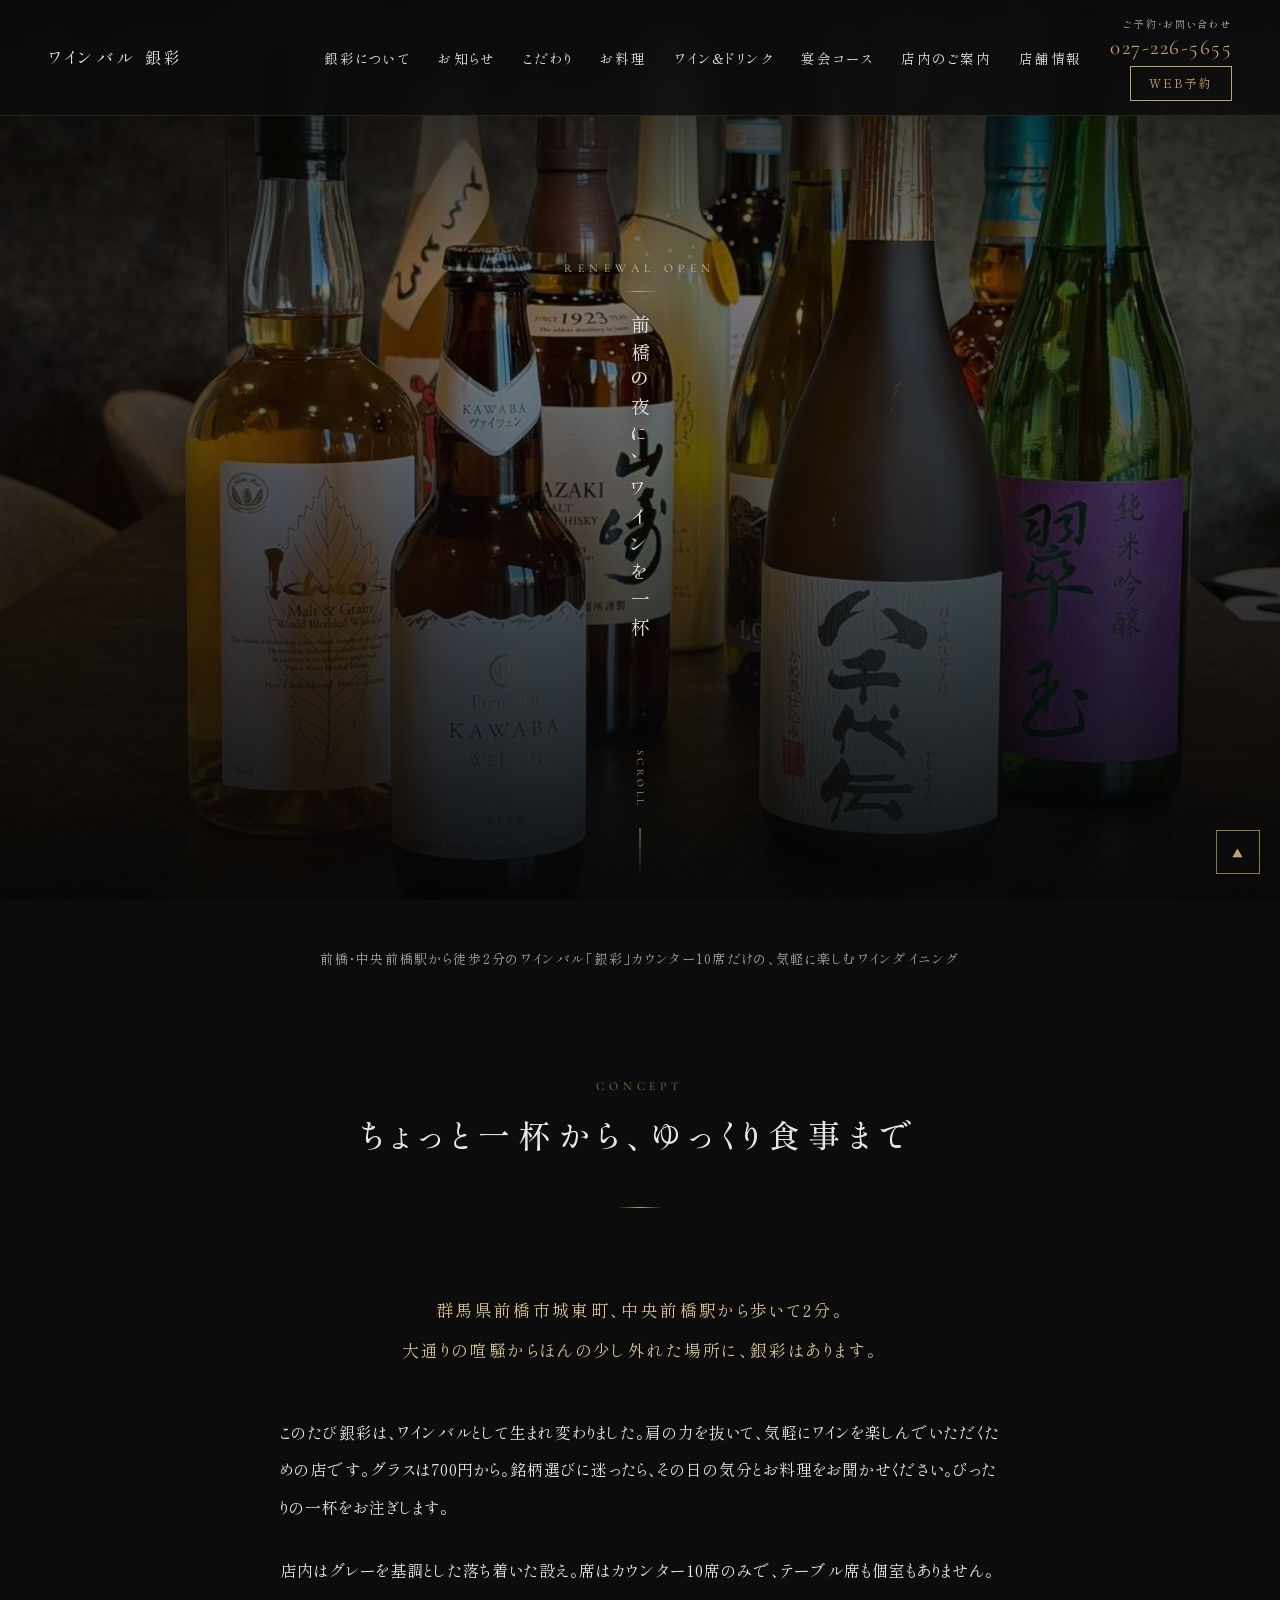
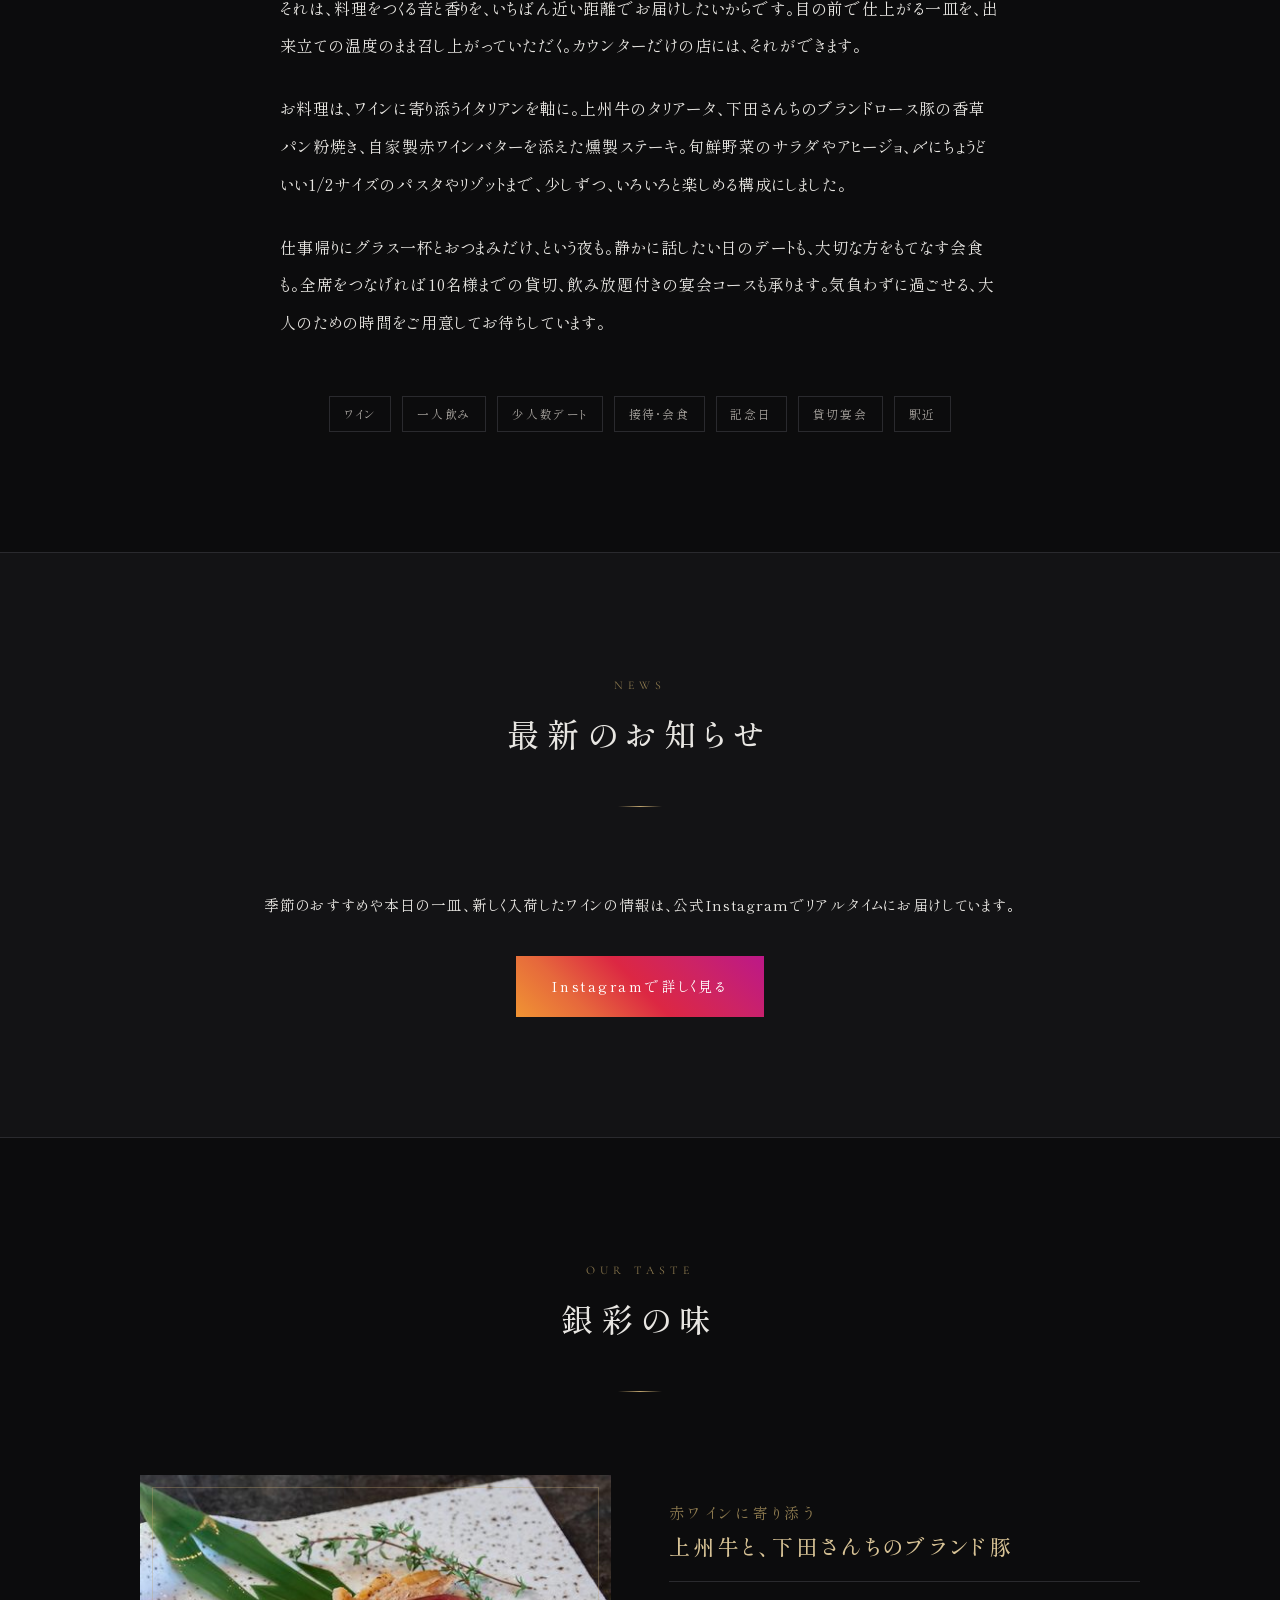
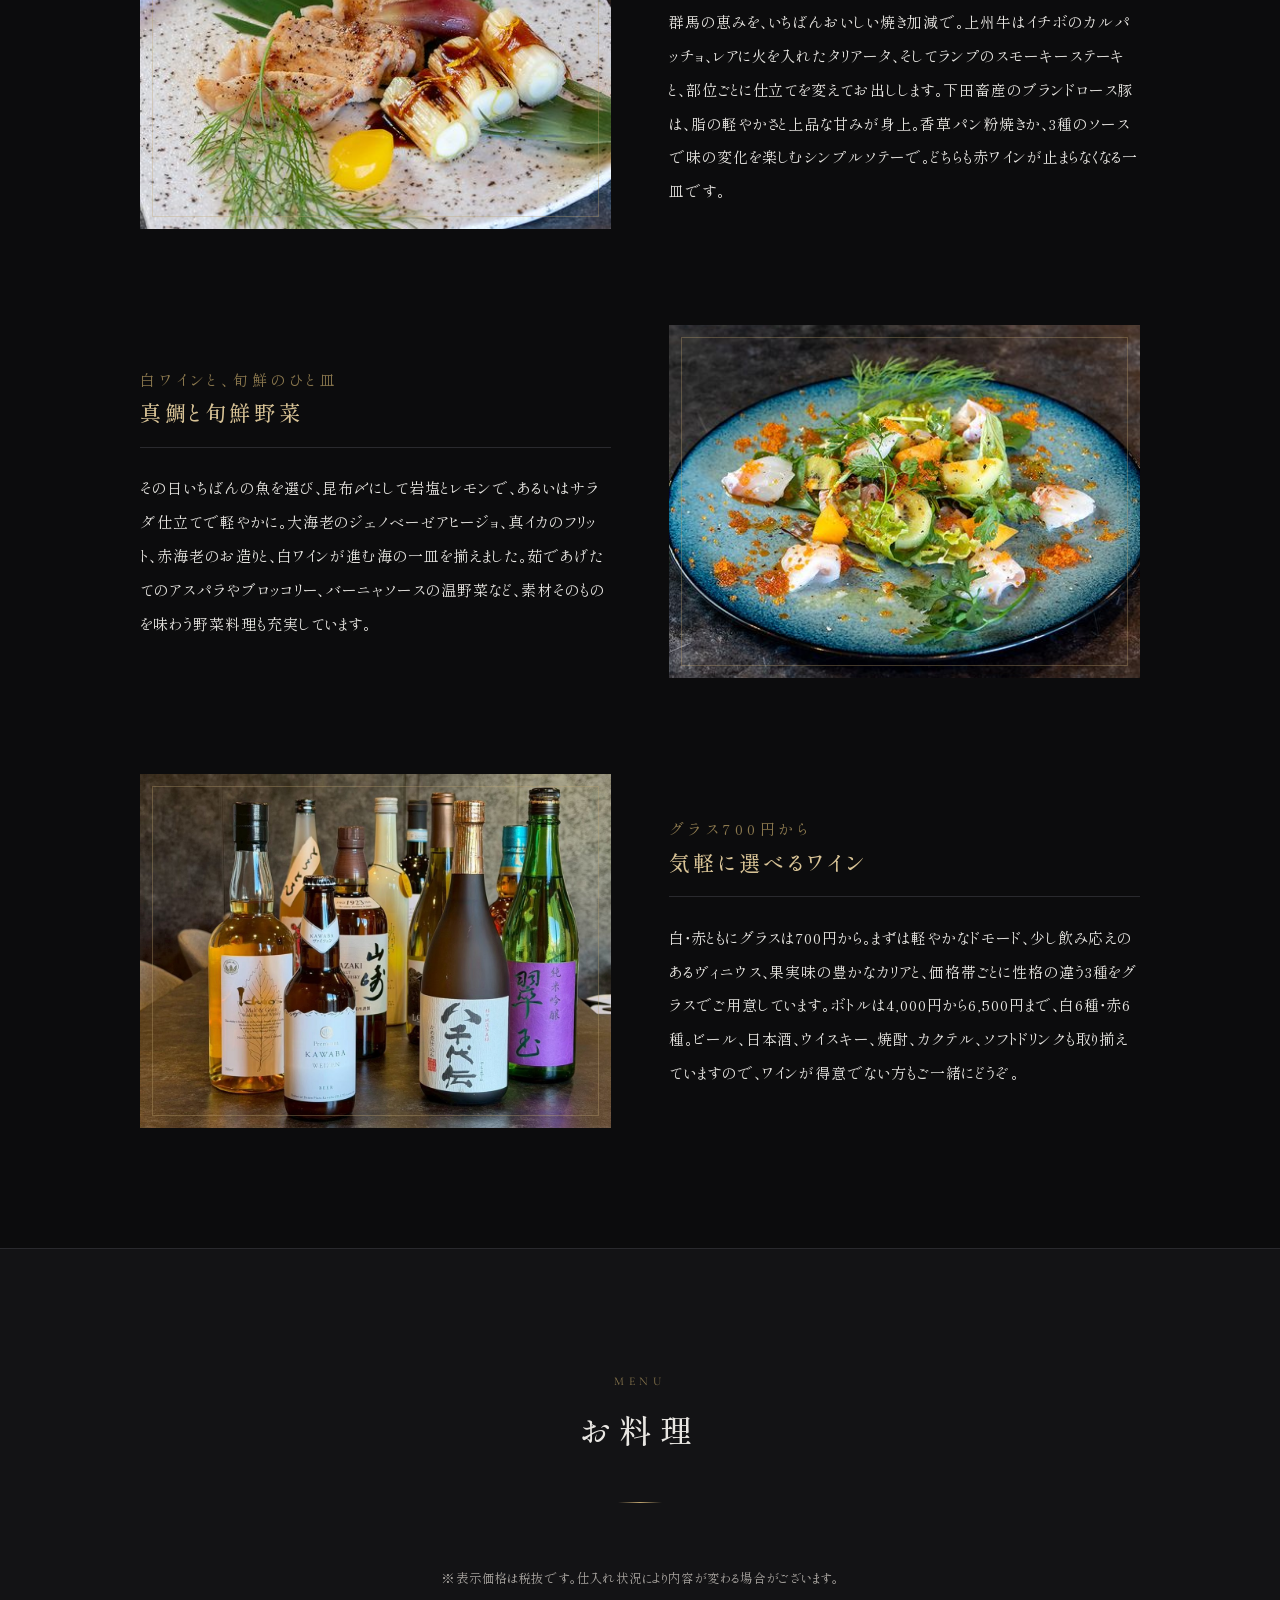
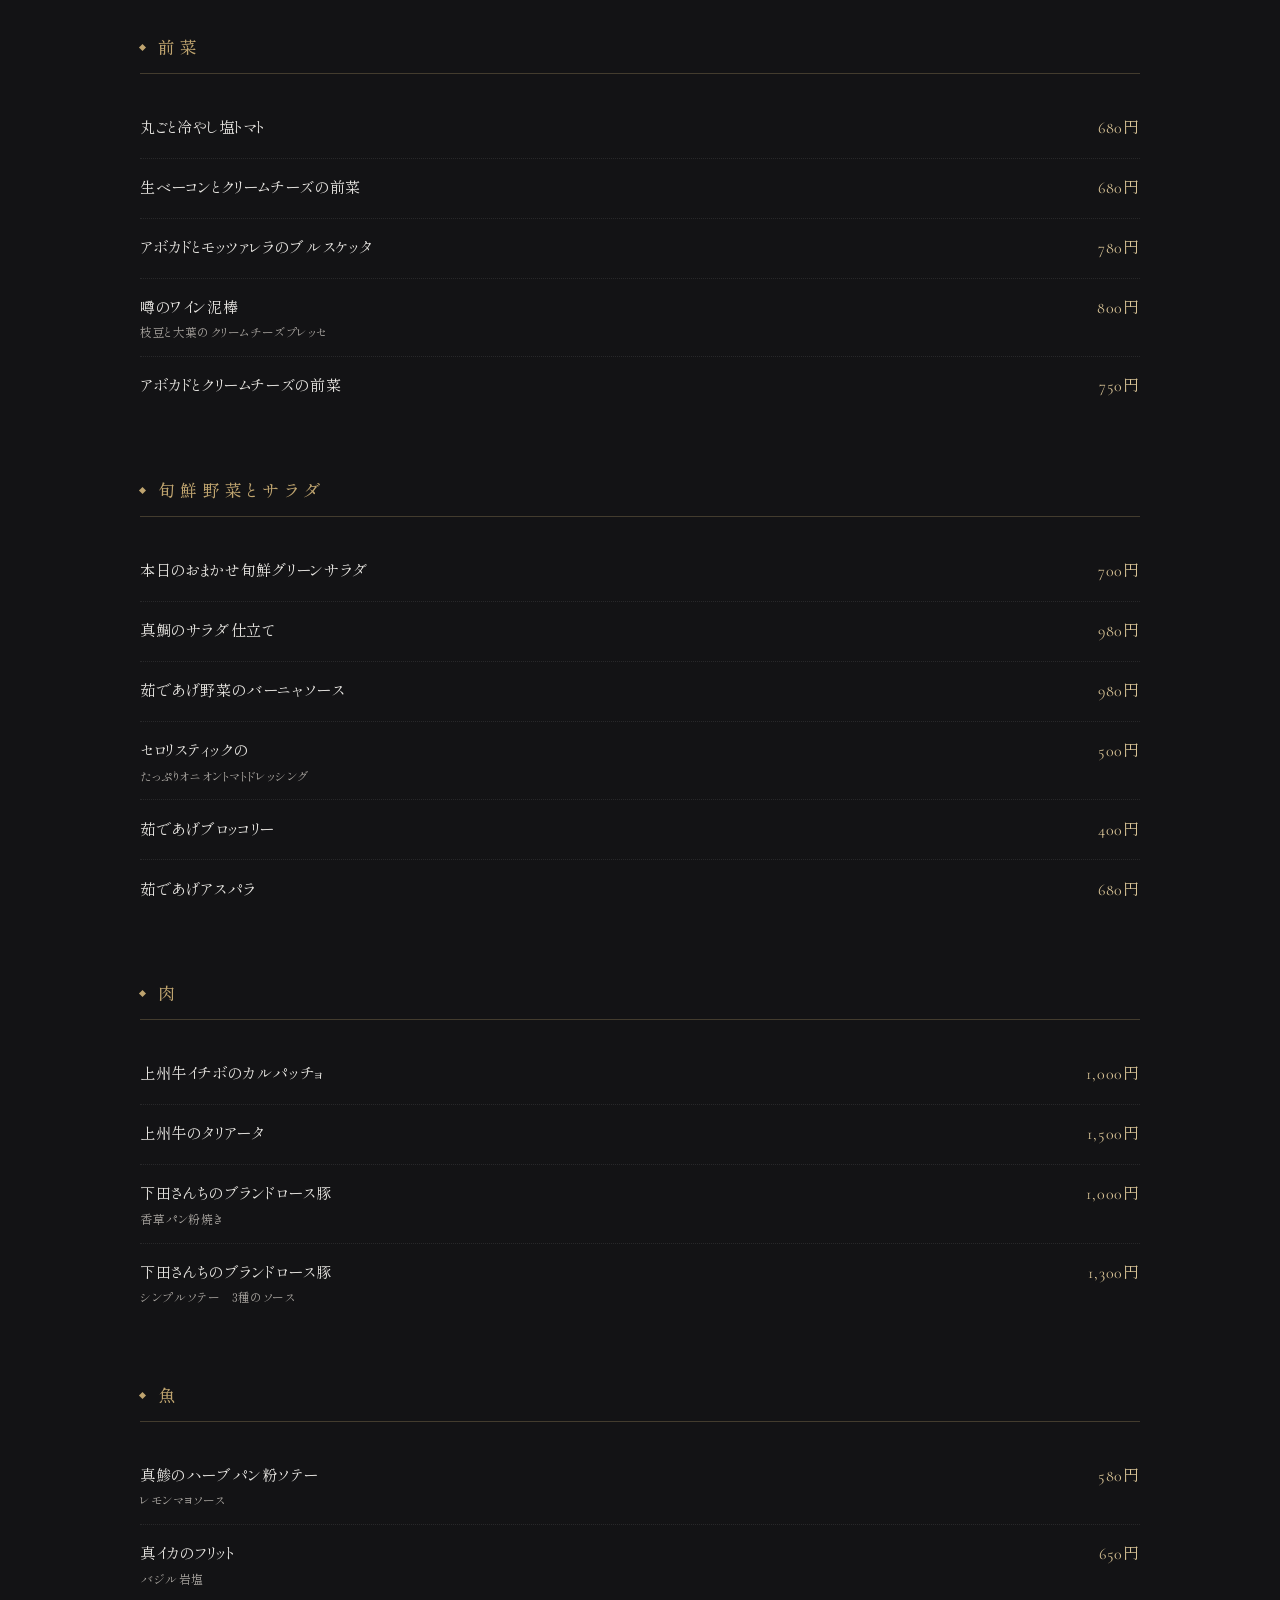
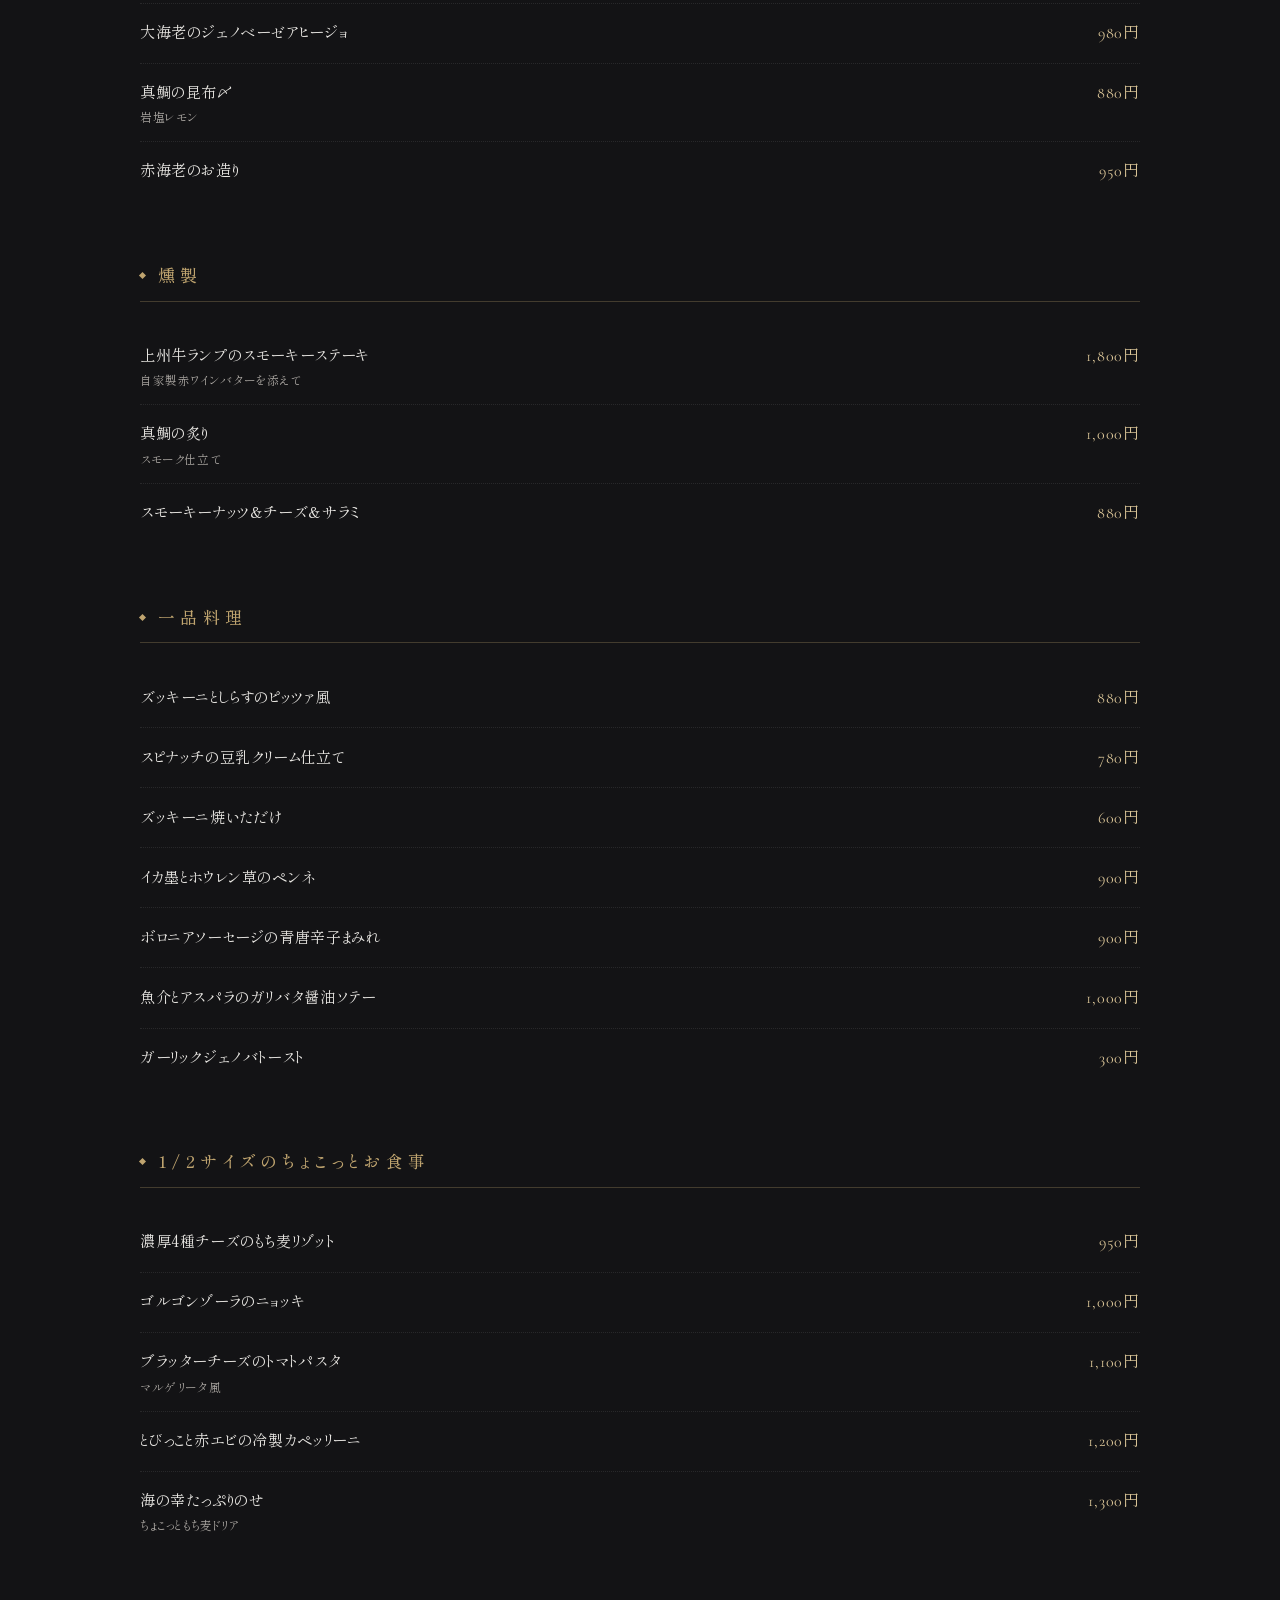
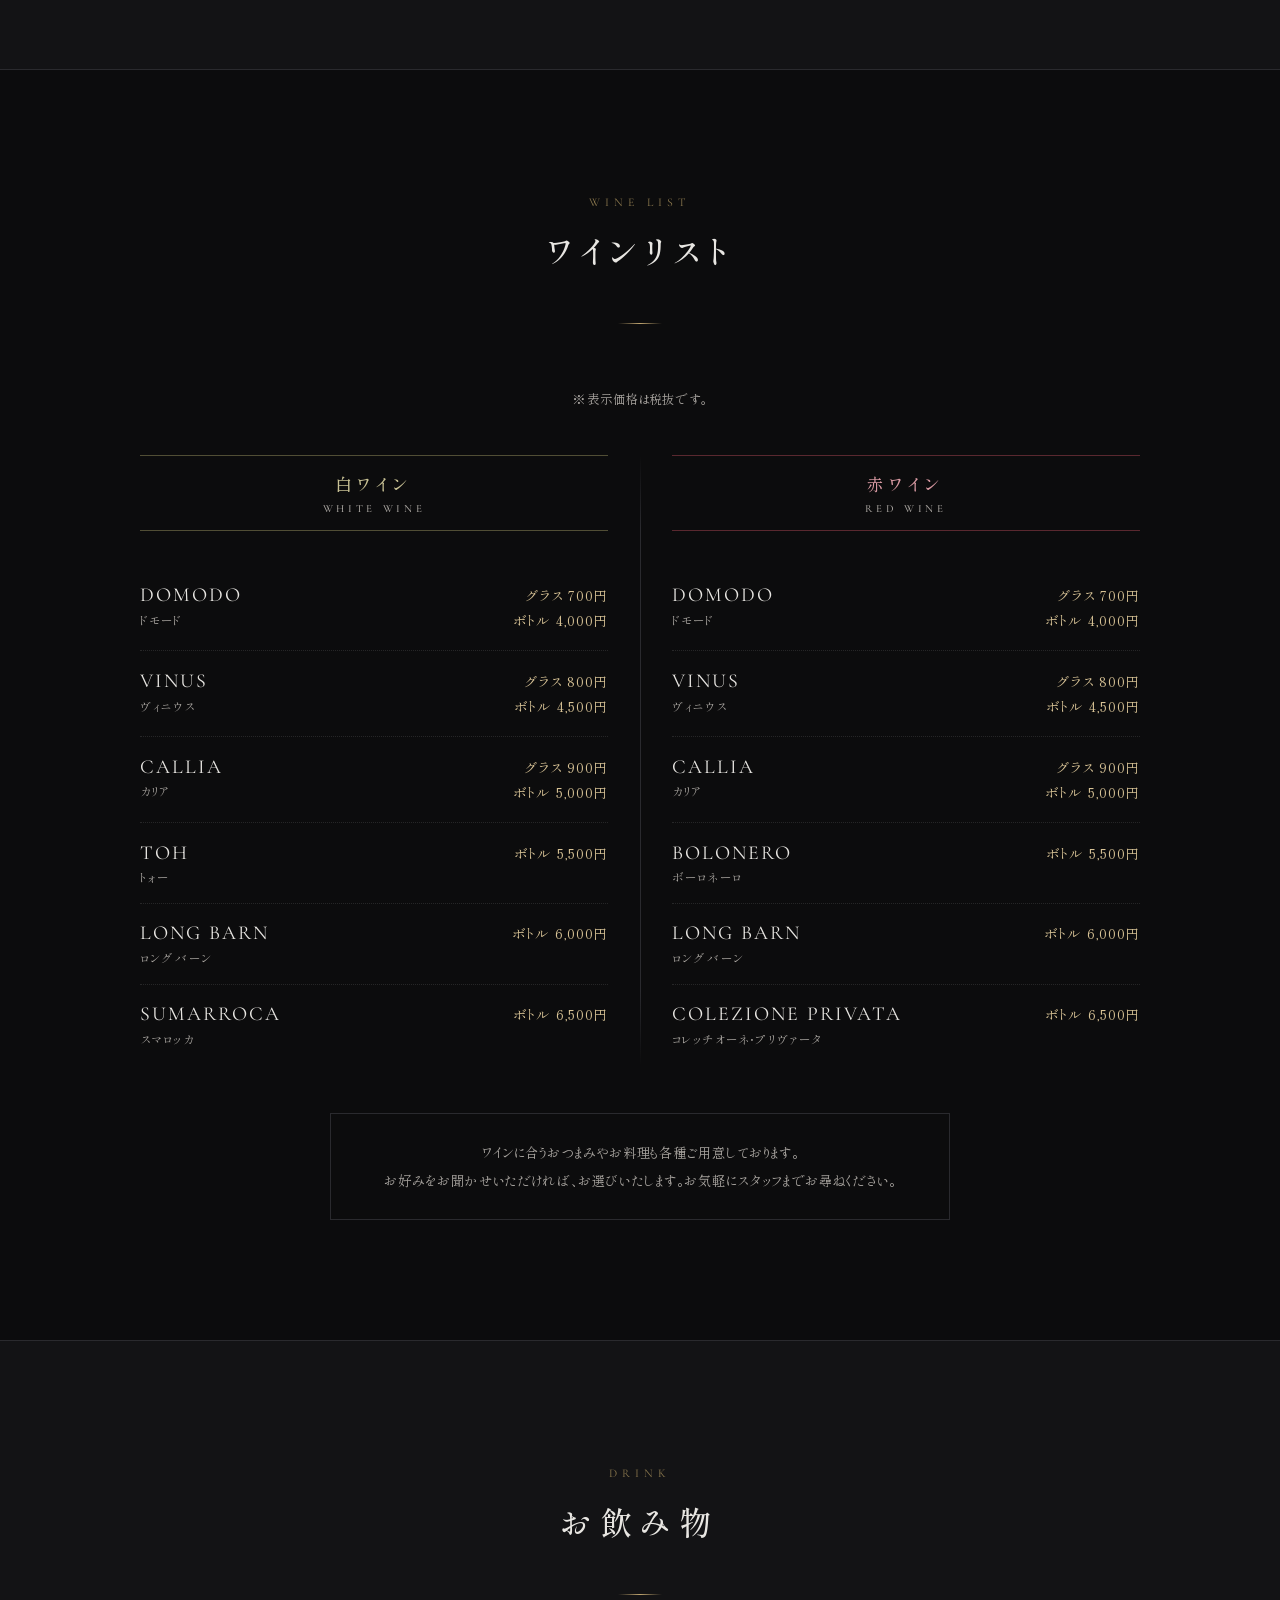
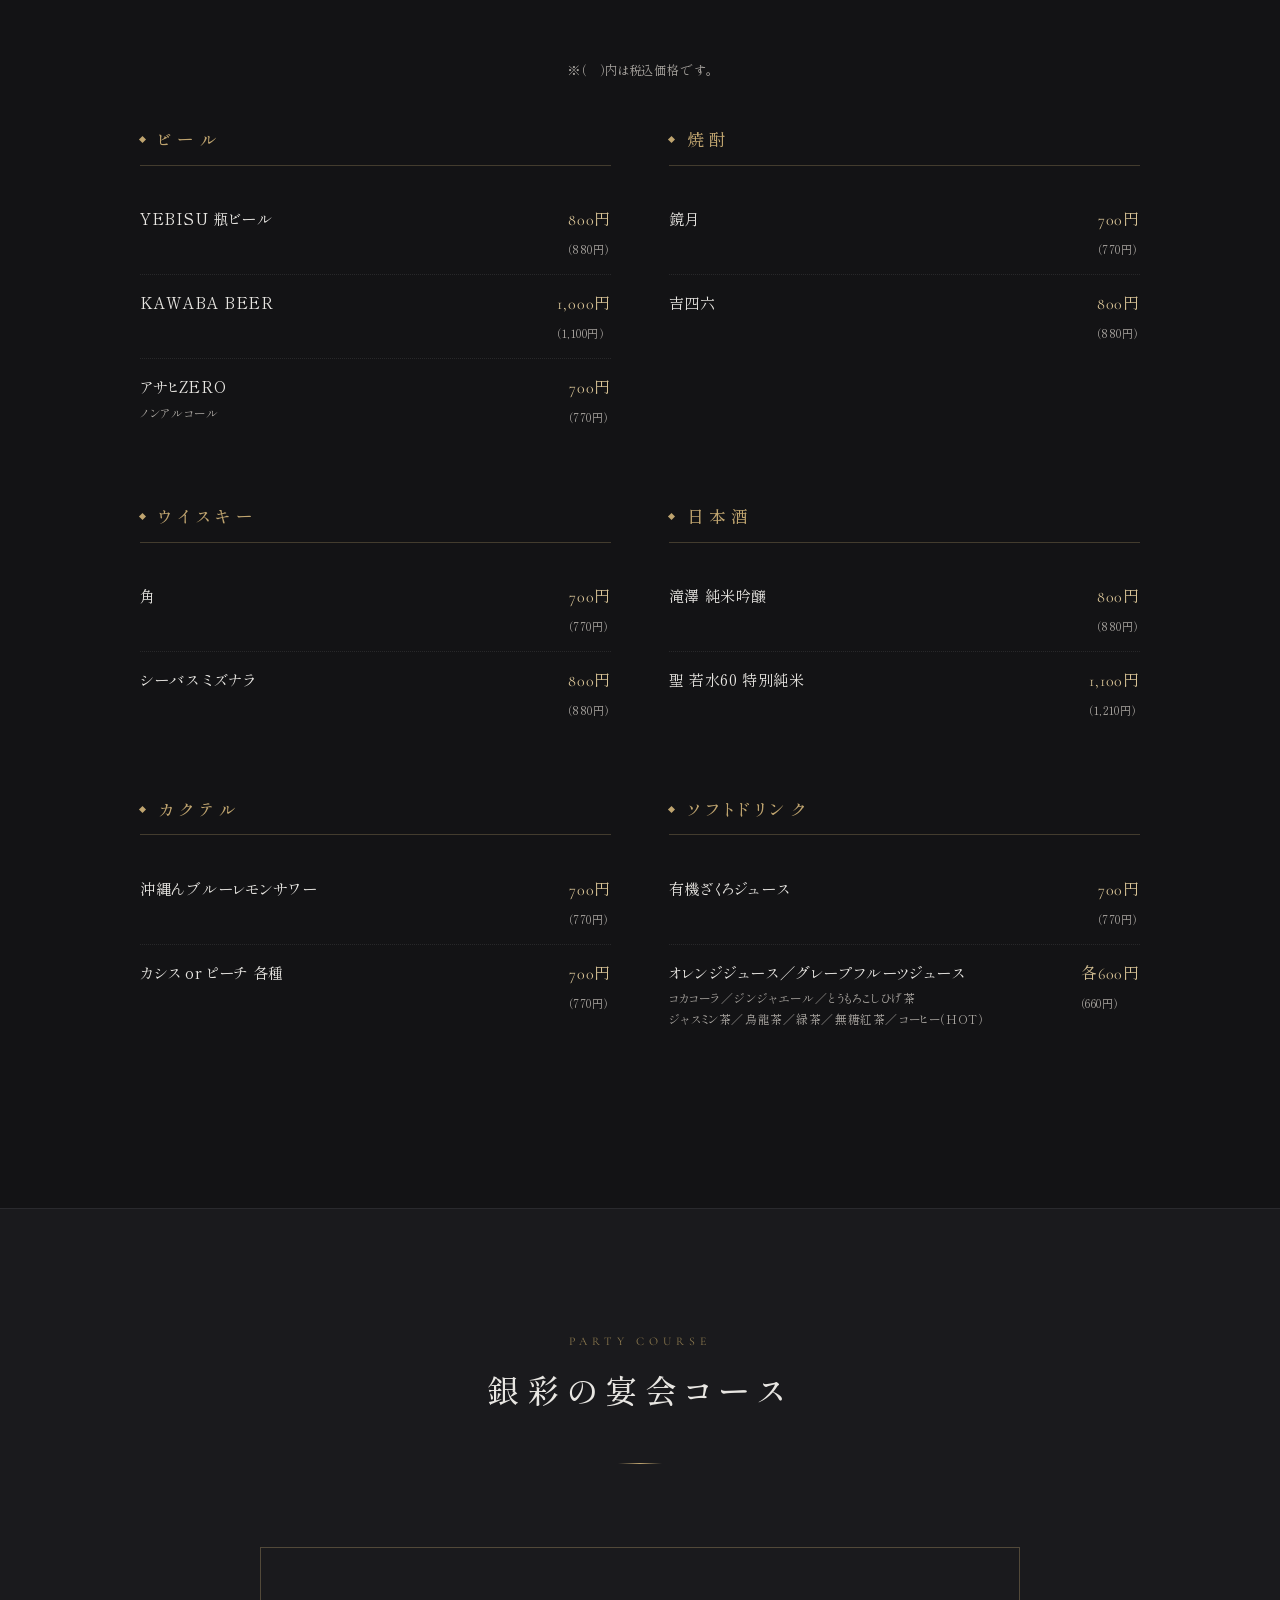
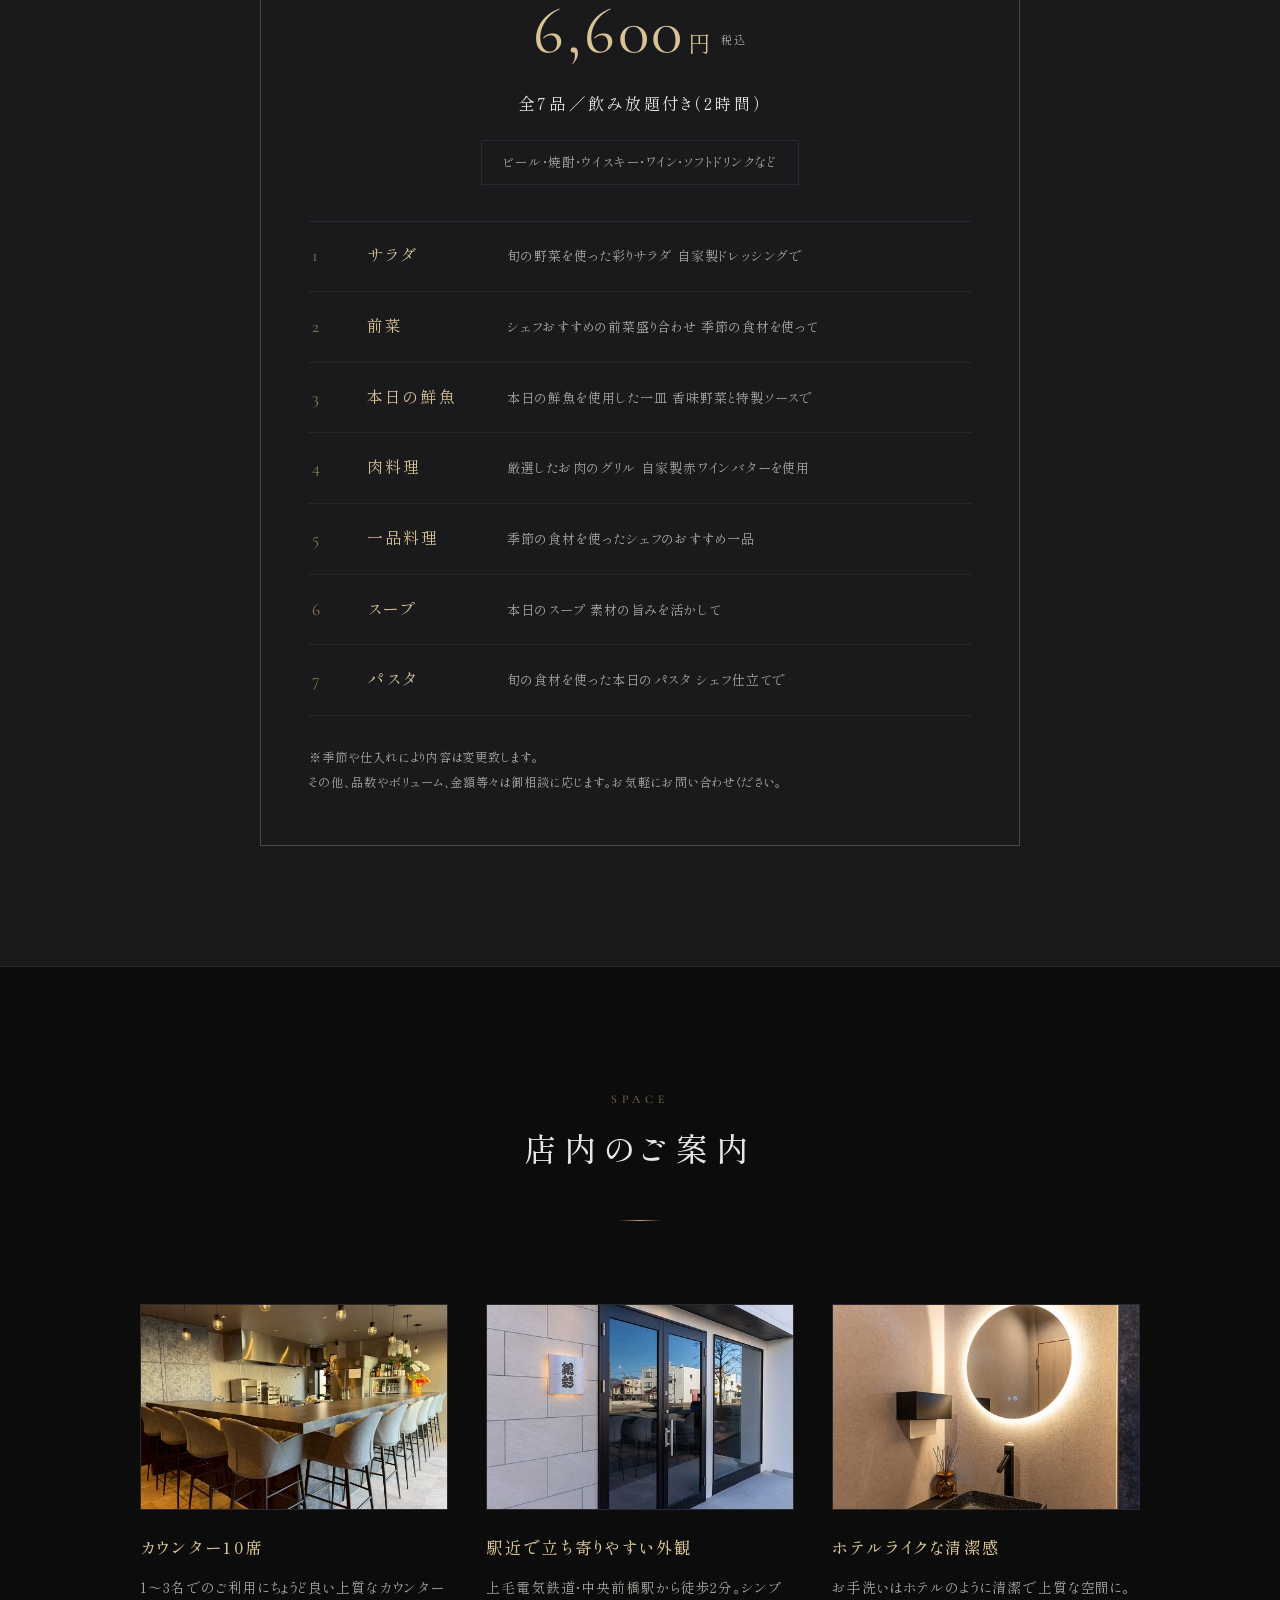
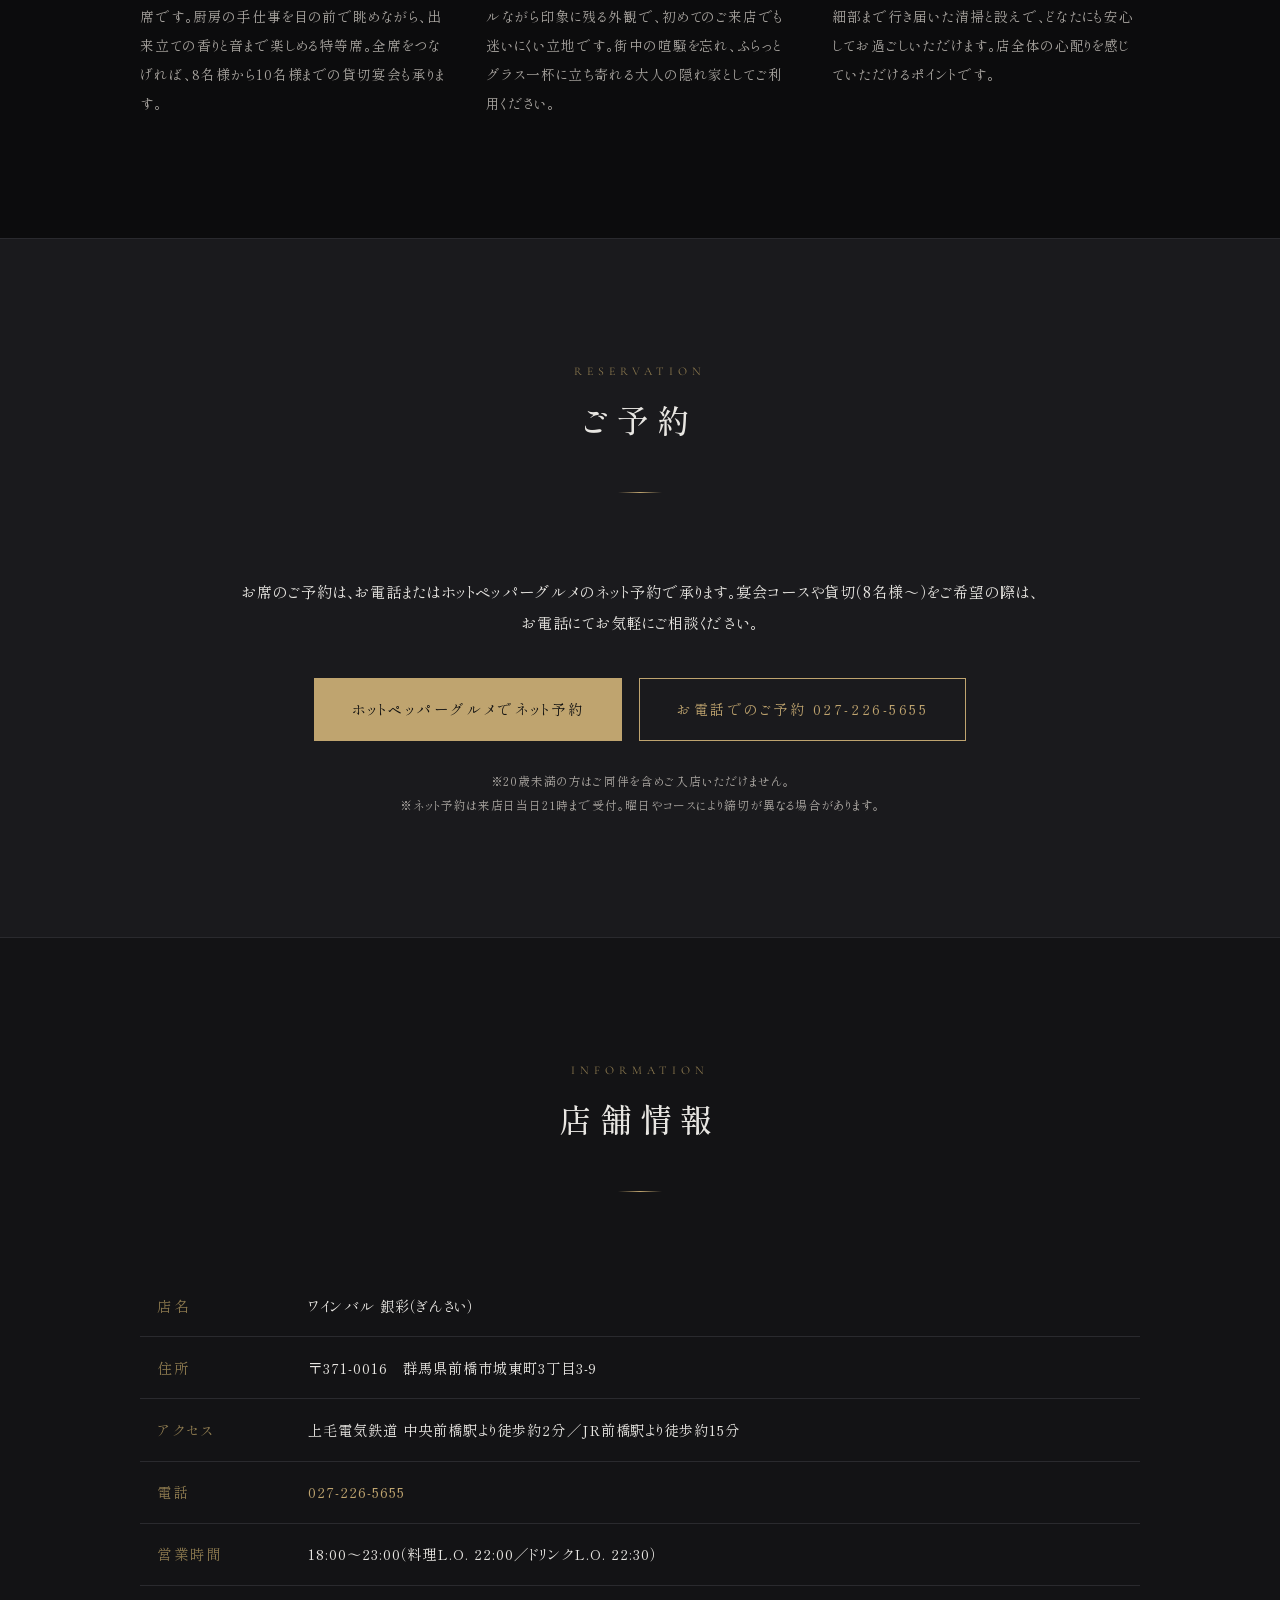
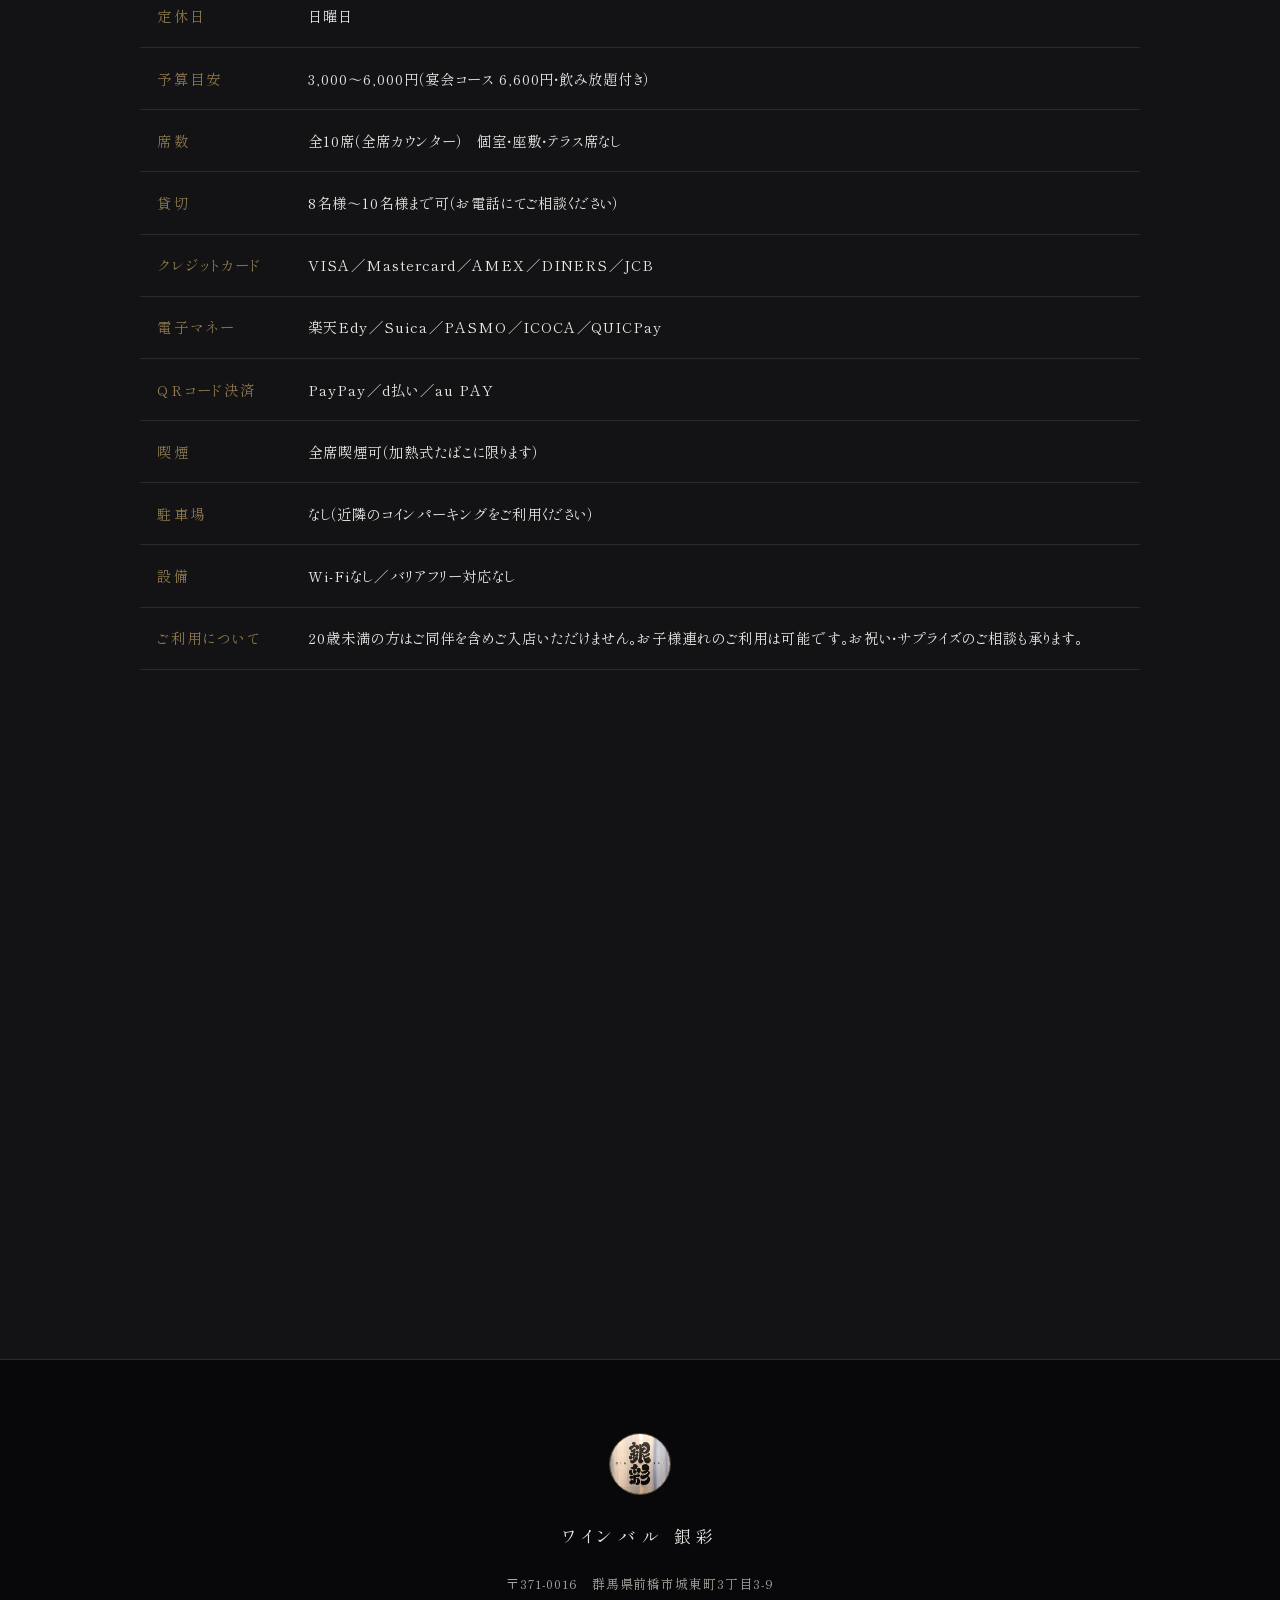
<file: index.html>
<!DOCTYPE html>
<html lang="ja">
<head>
<meta charset="UTF-8">
<meta name="viewport" content="width=device-width, initial-scale=1.0">
<title>前橋のワインバル「銀彩」｜中央前橋駅3分・カウンター10席のワインダイニング</title>
<meta name="description" content="群馬県前橋市城東町のワインバル「銀彩」。中央前橋駅から徒歩2分、全席カウンター10席。グラス700円から楽しめるワインと、上州牛・下田さんちのブランド豚、燻製料理、旬鮮野菜のイタリアン。ちょっと一杯から、ゆっくりお食事まで。宴会コース6,600円（飲み放題付）。">
<link rel="canonical" href="https://maebashi1.github.io/ginsai-website/">
<meta name="format-detection" content="telephone=no">
<meta name="theme-color" content="#0d0d0d">
<meta name="google-site-verification" content="wMdV2IDMeTC7pspghUkgRgVSOiKP485GRm6AHT4qyes">

<!-- OGP -->
<meta property="og:type" content="restaurant">
<meta property="og:site_name" content="ワインバル銀彩">
<meta property="og:title" content="前橋のワインバル「銀彩」｜中央前橋駅3分・カウンター10席のワインダイニング">
<meta property="og:description" content="リニューアルオープン。グラス700円から楽しめるワインと、上州牛・下田さんちのブランド豚、燻製料理。ちょっと一杯から、ゆっくりお食事まで。">
<meta property="og:image" content="https://maebashi1.github.io/ginsai-website/images/hero1.jpg">
<meta property="og:url" content="https://maebashi1.github.io/ginsai-website/">
<meta property="og:locale" content="ja_JP">
<meta name="twitter:card" content="summary_large_image">

<link rel="icon" href="images/favicon.svg" type="image/svg+xml">
<link rel="apple-touch-icon" href="images/logo2.jpg">

<link rel="preconnect" href="https://fonts.googleapis.com">
<link rel="preconnect" href="https://fonts.gstatic.com" crossorigin>
<link href="https://fonts.googleapis.com/css2?family=Shippori+Mincho:wght@400;500;600&amp;family=Cormorant+Garamond:wght@300;400&amp;display=swap" rel="stylesheet">
<link rel="stylesheet" href="style.css">

<script type="application/ld+json">
{
  "@context": "https://schema.org",
  "@type": "Restaurant",
  "@id": "https://maebashi1.github.io/ginsai-website/#restaurant",
  "name": "ワインバル銀彩",
  "alternateName": "銀彩",
  "description": "群馬県前橋市城東町にある全席カウンター10席のワインバル。グラス700円から楽しめるワインと、上州牛・下田さんちのブランド豚、燻製料理が看板。中央前橋駅から徒歩2分。",
  "url": "https://maebashi1.github.io/ginsai-website/",
  "telephone": "+81-27-226-5655",
  "image": [
    "https://maebashi1.github.io/ginsai-website/images/hero1.jpg",
    "https://maebashi1.github.io/ginsai-website/images/oniku.jpg",
    "https://maebashi1.github.io/ginsai-website/images/tennnai.jpg"
  ],
  "logo": "https://maebashi1.github.io/ginsai-website/images/ginsai-logo.jpg",
  "address": {
    "@type": "PostalAddress",
    "streetAddress": "城東町3丁目3-9",
    "addressLocality": "前橋市",
    "addressRegion": "群馬県",
    "postalCode": "371-0016",
    "addressCountry": "JP"
  },
  "geo": {
    "@type": "GeoCoordinates",
    "latitude": 36.392378,
    "longitude": 139.071591
  },
  "servesCuisine": ["ワインバー", "イタリアン", "ビストロ", "洋食"],
  "priceRange": "￥3,000～￥7,000",
  "currenciesAccepted": "JPY",
  "paymentAccepted": "現金, クレジットカード（VISA・Mastercard・AMEX・DINERS・JCB）, 電子マネー（楽天Edy・Suica・PASMO・ICOCA・QUICPay）, QRコード決済（PayPay・d払い・au PAY）",
  "acceptsReservations": "https://www.hotpepper.jp/strJ004509824/yoyaku/",
  "maximumAttendeeCapacity": 10,
  "smokingAllowed": true,
  "hasMenu": "https://maebashi1.github.io/ginsai-website/#menu",
  "openingHoursSpecification": [
    {
      "@type": "OpeningHoursSpecification",
      "dayOfWeek": ["Monday", "Tuesday", "Wednesday", "Thursday", "Friday", "Saturday"],
      "opens": "18:00",
      "closes": "23:00"
    }
  ],
  "sameAs": [
    "https://www.instagram.com/ginsai2265655",
    "https://www.hotpepper.jp/strJ004509824/"
  ]
}
</script>
</head>
<body>

<a class="skip-link" href="#main">本文へスキップ</a>

<!-- ===== ヘッダー ===== -->
<header class="site-header" id="siteHeader">
  <div class="site-header__inner">
    <a class="site-header__logo" href="#top">
      <span>ワインバル 銀彩</span>
    </a>
    <nav class="gnav" aria-label="メインメニュー">
      <ul>
        <li><a href="#concept">銀彩について</a></li>
        <li><a href="#sns">お知らせ</a></li>
        <li><a href="#taste">こだわり</a></li>
        <li><a href="#menu">お料理</a></li>
        <li><a href="#wine">ワイン＆ドリンク</a></li>
        <li><a href="#course">宴会コース</a></li>
        <li><a href="#space">店内のご案内</a></li>
        <li><a href="#info">店舗情報</a></li>
      </ul>
    </nav>
    <div class="site-header__contact">
      <p class="site-header__label">ご予約・お問い合わせ</p>
      <a class="site-header__tel" href="tel:0272265655">027-226-5655</a>
      <a class="btn-reserve-sm" href="https://www.hotpepper.jp/strJ004509824/yoyaku/" target="_blank" rel="noopener">WEB予約</a>
    </div>
    <button class="nav-toggle" id="navToggle" aria-expanded="false" aria-controls="drawer" aria-label="メニューを開く">
      <span></span><span></span><span></span>
    </button>
  </div>
</header>

<!-- ===== ドロワー（スマホ） ===== -->
<div class="drawer" id="drawer" hidden>
  <nav aria-label="モバイルメニュー">
    <ul>
      <li><a href="#concept">銀彩について</a></li>
      <li><a href="#sns">最新のお知らせ</a></li>
      <li><a href="#taste">こだわり</a></li>
      <li><a href="#menu">お料理</a></li>
      <li><a href="#wine">ワイン＆ドリンク</a></li>
      <li><a href="#course">宴会コース</a></li>
      <li><a href="#space">店内のご案内</a></li>
      <li><a href="#info">店舗情報</a></li>
      <li><a href="https://www.instagram.com/ginsai2265655" target="_blank" rel="noopener">Instagram</a></li>
    </ul>
  </nav>
</div>

<!-- ===== ヒーロー ===== -->
<div class="hero" id="top">
  <div class="hero__slides" aria-hidden="true">
    <div class="hero__slide is-active" style="background-image:url('images/hero1.jpg')"></div>
    <div class="hero__slide" style="background-image:url('images/hero2.jpg')"></div>
    <div class="hero__slide" style="background-image:url('images/hero3.jpg')"></div>
  </div>
  <div class="hero__veil"></div>
  <div class="hero__body">
    <p class="hero__renewal">Renewal Open</p>
    <p class="hero__vertical">前橋の夜に、ワインを一杯</p>
  </div>
  <p class="hero__scroll"><span>SCROLL</span></p>
</div>

<h1 class="page-h1"><span>前橋・中央前橋駅から徒歩2分のワインバル</span><span>「銀彩」</span><span>カウンター10席だけの、</span><span>気軽に楽しむワインダイニング</span></h1>

<main id="main">

<!-- ===== コンセプト ===== -->
<section class="section section--concept" id="concept">
  <div class="section__inner">
    <p class="section__en">Concept</p>
    <h2 class="section__title"><span>ちょっと一杯から、</span><span>ゆっくり食事まで</span></h2>
    <div class="lead">
      <p><span>群馬県前橋市城東町、</span><span>中央前橋駅から歩いて2分。</span><span>大通りの喧騒からほんの少し外れた場所に、</span><span>銀彩はあります。</span></p>

      <p>このたび銀彩は、ワインバルとして生まれ変わりました。肩の力を抜いて、気軽にワインを楽しんでいただくための店です。グラスは700円から。銘柄選びに迷ったら、その日の気分とお料理をお聞かせください。ぴったりの一杯をお注ぎします。</p>

      <p>店内はグレーを基調とした落ち着いた設え。席はカウンター10席のみで、テーブル席も個室もありません。それは、料理をつくる音と香りを、いちばん近い距離でお届けしたいからです。目の前で仕上がる一皿を、出来立ての温度のまま召し上がっていただく。カウンターだけの店には、それができます。</p>

      <p>お料理は、ワインに寄り添うイタリアンを軸に。上州牛のタリアータ、下田さんちのブランドロース豚の香草パン粉焼き、自家製赤ワインバターを添えた燻製ステーキ。旬鮮野菜のサラダやアヒージョ、〆にちょうどいい1/2サイズのパスタやリゾットまで、少しずつ、いろいろと楽しめる構成にしました。</p>

      <p>仕事帰りにグラス一杯とおつまみだけ、という夜も。静かに話したい日のデートも、大切な方をもてなす会食も。全席をつなげれば10名様までの貸切、飲み放題付きの宴会コースも承ります。気負わずに過ごせる、大人のための時間をご用意してお待ちしています。</p>
    </div>
    <ul class="concept__tags">
      <li>ワイン</li><li>一人飲み</li><li>少人数デート</li><li>接待・会食</li><li>記念日</li><li>貸切宴会</li><li>駅近</li>
    </ul>
  </div>
</section>

<!-- ===== 最新のお知らせ（Instagram） ===== -->
<section class="section section--sns" id="sns">
  <div class="section__inner">
    <p class="section__en">News</p>
    <h2 class="section__title">最新のお知らせ</h2>
    <p class="sns__lead"><span>季節のおすすめや本日の一皿、</span><span>新しく入荷したワインの情報は、</span><span>公式Instagramで</span><span>リアルタイムにお届けしています。</span></p>
    <div class="insta-feed">
      <behold-widget feed-id="MMP6fIWGSJ8IKI9bW2uQ"></behold-widget>
    </div>
    <a class="btn btn--insta" href="https://www.instagram.com/ginsai2265655" target="_blank" rel="noopener">Instagramで詳しく見る</a>
  </div>
</section>

<!-- ===== こだわり ===== -->
<section class="section section--taste" id="taste">
  <div class="section__inner">
    <p class="section__en">Our Taste</p>
    <h2 class="section__title">銀彩の味</h2>

    <div class="taste-item">
      <div class="taste-item__img">
        <!-- 差し替え候補：上州牛のタリアータ／スモーキーステーキの写真があればこちらへ -->
        <img src="images/oniku.jpg" alt="下田さんちのブランドロース豚のシンプルソテー" width="480" height="480" loading="lazy" decoding="async">
      </div>
      <div class="taste-item__text">
        <p class="taste-item__sub">赤ワインに寄り添う</p>
        <h3>上州牛と、下田さんちのブランド豚</h3>
        <p>群馬の恵みを、いちばんおいしい焼き加減で。上州牛はイチボのカルパッチョ、レアに火を入れたタリアータ、そしてランプのスモーキーステーキと、部位ごとに仕立てを変えてお出しします。下田畜産のブランドロース豚は、脂の軽やかさと上品な甘みが身上。香草パン粉焼きか、3種のソースで味の変化を楽しむシンプルソテーで。どちらも赤ワインが止まらなくなる一皿です。</p>
      </div>
    </div>

    <div class="taste-item taste-item--rev">
      <div class="taste-item__img">
        <img src="images/P049122745_480.jpg" alt="真鯛のサラダ仕立て 旬の魚介と野菜を使った一皿" width="480" height="480" loading="lazy" decoding="async">
      </div>
      <div class="taste-item__text">
        <p class="taste-item__sub">白ワインと、旬鮮のひと皿</p>
        <h3>真鯛と旬鮮野菜</h3>
        <p>その日いちばんの魚を選び、昆布〆にして岩塩とレモンで、あるいはサラダ仕立てで軽やかに。大海老のジェノベーゼアヒージョ、真イカのフリット、赤海老のお造りと、白ワインが進む海の一皿を揃えました。茹であげたてのアスパラやブロッコリー、バーニャソースの温野菜など、素材そのものを味わう野菜料理も充実しています。</p>
      </div>
    </div>

    <div class="taste-item">
      <div class="taste-item__img">
        <!-- 差し替え候補：ワインボトルの写真が撮れたらこちらへ -->
        <img src="images/sake.jpg" alt="銀彩のお酒のラインナップ" width="1200" height="900" loading="lazy" decoding="async">
      </div>
      <div class="taste-item__text">
        <p class="taste-item__sub">グラス700円から</p>
        <h3>気軽に選べるワイン</h3>
        <p>白・赤ともにグラスは700円から。まずは軽やかなドモード、少し飲み応えのあるヴィニウス、果実味の豊かなカリアと、価格帯ごとに性格の違う3種をグラスでご用意しています。ボトルは4,000円から6,500円まで、白6種・赤6種。ビール、日本酒、ウイスキー、焼酎、カクテル、ソフトドリンクも取り揃えていますので、ワインが得意でない方もご一緒にどうぞ。</p>
      </div>
    </div>
  </div>
</section>

<!-- ===== お料理 ===== -->
<section class="section section--menu" id="menu">
  <div class="section__inner">
    <p class="section__en">Menu</p>
    <h2 class="section__title">お料理</h2>
    <p class="section__note">※表示価格は税抜です。仕入れ状況により内容が変わる場合がございます。</p>

    <div class="menu-block">
      <h3 class="menu-block__head">前菜</h3>
      <dl class="menu-list">
        <div><dt>丸ごと冷やし塩トマト</dt><dd>680円</dd></div>
        <div><dt>生ベーコンとクリームチーズの前菜</dt><dd>680円</dd></div>
        <div><dt>アボカドとモッツァレラのブルスケッタ</dt><dd>780円</dd></div>
        <div><dt>噂のワイン泥棒<span>枝豆と大葉のクリームチーズプレッセ</span></dt><dd>800円</dd></div>
        <div><dt>アボカドとクリームチーズの前菜</dt><dd>750円</dd></div>
      </dl>
    </div>

    <div class="menu-block">
      <h3 class="menu-block__head">旬鮮野菜とサラダ</h3>
      <dl class="menu-list">
        <div><dt>本日のおまかせ旬鮮グリーンサラダ</dt><dd>700円</dd></div>
        <div><dt>真鯛のサラダ仕立て</dt><dd>980円</dd></div>
        <div><dt>茹であげ野菜のバーニャソース</dt><dd>980円</dd></div>
        <div><dt>セロリスティックの<span>たっぷりオニオントマトドレッシング</span></dt><dd>500円</dd></div>
        <div><dt>茹であげブロッコリー</dt><dd>400円</dd></div>
        <div><dt>茹であげアスパラ</dt><dd>680円</dd></div>
      </dl>
    </div>

    <div class="menu-block">
      <h3 class="menu-block__head">肉</h3>
      <dl class="menu-list">
        <div><dt>上州牛イチボのカルパッチョ</dt><dd>1,000円</dd></div>
        <div><dt>上州牛のタリアータ</dt><dd>1,500円</dd></div>
        <div><dt>下田さんちのブランドロース豚<span>香草パン粉焼き</span></dt><dd>1,000円</dd></div>
        <div><dt>下田さんちのブランドロース豚<span>シンプルソテー　3種のソース</span></dt><dd>1,300円</dd></div>
      </dl>
    </div>

    <div class="menu-block">
      <h3 class="menu-block__head">魚</h3>
      <dl class="menu-list">
        <div><dt>真鯵のハーブパン粉ソテー<span>レモンマヨソース</span></dt><dd>580円</dd></div>
        <div><dt>真イカのフリット<span>バジル岩塩</span></dt><dd>650円</dd></div>
        <div><dt>大海老のジェノベーゼアヒージョ</dt><dd>980円</dd></div>
        <div><dt>真鯛の昆布〆<span>岩塩レモン</span></dt><dd>880円</dd></div>
        <div><dt>赤海老のお造り</dt><dd>950円</dd></div>
      </dl>
    </div>

    <div class="menu-block">
      <h3 class="menu-block__head">燻製</h3>
      <dl class="menu-list">
        <div><dt>上州牛ランプのスモーキーステーキ<span>自家製赤ワインバターを添えて</span></dt><dd>1,800円</dd></div>
        <div><dt>真鯛の炙り<span>スモーク仕立て</span></dt><dd>1,000円</dd></div>
        <div><dt>スモーキーナッツ＆チーズ＆サラミ</dt><dd>880円</dd></div>
      </dl>
    </div>

    <div class="menu-block">
      <h3 class="menu-block__head">一品料理</h3>
      <dl class="menu-list">
        <div><dt>ズッキーニとしらすのピッツァ風</dt><dd>880円</dd></div>
        <div><dt>スピナッチの豆乳クリーム仕立て</dt><dd>780円</dd></div>
        <div><dt>ズッキーニ焼いただけ</dt><dd>600円</dd></div>
        <div><dt>イカ墨とホウレン草のペンネ</dt><dd>900円</dd></div>
        <div><dt>ボロニアソーセージの青唐辛子まみれ</dt><dd>900円</dd></div>
        <div><dt>魚介とアスパラのガリバタ醤油ソテー</dt><dd>1,000円</dd></div>
        <div><dt>ガーリックジェノバトースト</dt><dd>300円</dd></div>
      </dl>
    </div>

    <div class="menu-block">
      <h3 class="menu-block__head">1/2サイズのちょこっとお食事</h3>
      <dl class="menu-list">
        <div><dt>濃厚4種チーズのもち麦リゾット</dt><dd>950円</dd></div>
        <div><dt>ゴルゴンゾーラのニョッキ</dt><dd>1,000円</dd></div>
        <div><dt>ブラッターチーズのトマトパスタ<span>マルゲリータ風</span></dt><dd>1,100円</dd></div>
        <div><dt>とびっこと赤エビの冷製カペッリーニ</dt><dd>1,200円</dd></div>
        <div><dt>海の幸たっぷりのせ<span>ちょこっともち麦ドリア</span></dt><dd>1,300円</dd></div>
      </dl>
    </div>
  </div>
</section>

<!-- ===== ワイン＆ドリンク ===== -->
<section class="section section--wine" id="wine">
  <div class="section__inner">
    <p class="section__en">Wine List</p>
    <h2 class="section__title">ワインリスト</h2>
    <p class="section__note">※表示価格は税抜です。</p>

    <div class="wine-grid">
      <div class="wine-col wine-col--white">
        <h3 class="wine-col__head"><span class="wine-col__ja">白ワイン</span><span class="wine-col__en">White Wine</span></h3>
        <dl class="wine-list">
          <div><dt>DOMODO<span>ドモード</span></dt><dd>グラス 700円<br>ボトル 4,000円</dd></div>
          <div><dt>VINUS<span>ヴィニウス</span></dt><dd>グラス 800円<br>ボトル 4,500円</dd></div>
          <div><dt>CALLIA<span>カリア</span></dt><dd>グラス 900円<br>ボトル 5,000円</dd></div>
          <div><dt>TOH<span>トォー</span></dt><dd>ボトル 5,500円</dd></div>
          <div><dt>LONG BARN<span>ロングバーン</span></dt><dd>ボトル 6,000円</dd></div>
          <div><dt>SUMARROCA<span>スマロッカ</span></dt><dd>ボトル 6,500円</dd></div>
        </dl>
      </div>

      <div class="wine-col wine-col--red">
        <h3 class="wine-col__head"><span class="wine-col__ja">赤ワイン</span><span class="wine-col__en">Red Wine</span></h3>
        <dl class="wine-list">
          <div><dt>DOMODO<span>ドモード</span></dt><dd>グラス 700円<br>ボトル 4,000円</dd></div>
          <div><dt>VINUS<span>ヴィニウス</span></dt><dd>グラス 800円<br>ボトル 4,500円</dd></div>
          <div><dt>CALLIA<span>カリア</span></dt><dd>グラス 900円<br>ボトル 5,000円</dd></div>
          <div><dt>BOLONERO<span>ボーロネーロ</span></dt><dd>ボトル 5,500円</dd></div>
          <div><dt>LONG BARN<span>ロングバーン</span></dt><dd>ボトル 6,000円</dd></div>
          <div><dt>COLEZIONE PRIVATA<span>コレッチオーネ・プリヴァータ</span></dt><dd>ボトル 6,500円</dd></div>
        </dl>
      </div>
    </div>

    <p class="wine-note">ワインに合うおつまみやお料理も各種ご用意しております。<br>お好みをお聞かせいただければ、お選びいたします。お気軽にスタッフまでお尋ねください。</p>
  </div>
</section>

<!-- ===== その他のお飲み物 ===== -->
<section class="section section--drink" id="drink">
  <div class="section__inner">
    <p class="section__en">Drink</p>
    <h2 class="section__title">お飲み物</h2>
    <p class="section__note">※（　）内は税込価格です。</p>

    <div class="drink-grid">
      <div class="menu-block">
        <h3 class="menu-block__head">ビール</h3>
        <dl class="menu-list">
          <div><dt>YEBISU 瓶ビール</dt><dd>800円<span>（880円）</span></dd></div>
          <div><dt>KAWABA BEER</dt><dd>1,000円<span>（1,100円）</span></dd></div>
          <div><dt>アサヒZERO<span>ノンアルコール</span></dt><dd>700円<span>（770円）</span></dd></div>
        </dl>
      </div>

      <div class="menu-block">
        <h3 class="menu-block__head">焼酎</h3>
        <dl class="menu-list">
          <div><dt>鏡月</dt><dd>700円<span>（770円）</span></dd></div>
          <div><dt>吉四六</dt><dd>800円<span>（880円）</span></dd></div>
        </dl>
      </div>

      <div class="menu-block">
        <h3 class="menu-block__head">ウイスキー</h3>
        <dl class="menu-list">
          <div><dt>角</dt><dd>700円<span>（770円）</span></dd></div>
          <div><dt>シーバス ミズナラ</dt><dd>800円<span>（880円）</span></dd></div>
        </dl>
      </div>

      <div class="menu-block">
        <h3 class="menu-block__head">日本酒</h3>
        <dl class="menu-list">
          <div><dt>滝澤 純米吟醸</dt><dd>800円<span>（880円）</span></dd></div>
          <div><dt>聖 若水60 特別純米</dt><dd>1,100円<span>（1,210円）</span></dd></div>
        </dl>
      </div>

      <div class="menu-block">
        <h3 class="menu-block__head">カクテル</h3>
        <dl class="menu-list">
          <div><dt>沖縄んブルーレモンサワー</dt><dd>700円<span>（770円）</span></dd></div>
          <div><dt>カシス or ピーチ 各種</dt><dd>700円<span>（770円）</span></dd></div>
        </dl>
      </div>

      <div class="menu-block">
        <h3 class="menu-block__head">ソフトドリンク</h3>
        <dl class="menu-list">
          <div><dt>有機ざくろジュース</dt><dd>700円<span>（770円）</span></dd></div>
          <div><dt>オレンジジュース／グレープフルーツジュース<span>コカコーラ／ジンジャエール／とうもろこしひげ茶<br>ジャスミン茶／烏龍茶／緑茶／無糖紅茶／コーヒー（HOT）</span></dt><dd>各600円<span>（660円）</span></dd></div>
        </dl>
      </div>
    </div>
  </div>
</section>

<!-- ===== 宴会コース ===== -->
<section class="section section--course" id="course">
  <div class="section__inner">
    <p class="section__en">Party Course</p>
    <h2 class="section__title">銀彩の宴会コース</h2>

    <div class="course-card">
      <p class="course-card__price">6,600<span class="course-card__yen">円</span><span class="course-card__tax">税込</span></p>
      <p class="course-card__spec">全7品／飲み放題付き（2時間）</p>
      <p class="course-card__free">ビール・焼酎・ウイスキー・ワイン・ソフトドリンクなど</p>

      <ol class="course-list">
        <li>
          <span class="course-list__no">1</span>
          <span class="course-list__name">サラダ</span>
          <span class="course-list__desc">旬の野菜を使った彩りサラダ 自家製ドレッシングで</span>
        </li>
        <li>
          <span class="course-list__no">2</span>
          <span class="course-list__name">前菜</span>
          <span class="course-list__desc">シェフおすすめの前菜盛り合わせ 季節の食材を使って</span>
        </li>
        <li>
          <span class="course-list__no">3</span>
          <span class="course-list__name">本日の鮮魚</span>
          <span class="course-list__desc">本日の鮮魚を使用した一皿 香味野菜と特製ソースで</span>
        </li>
        <li>
          <span class="course-list__no">4</span>
          <span class="course-list__name">肉料理</span>
          <span class="course-list__desc">厳選したお肉のグリル 自家製赤ワインバターを使用</span>
        </li>
        <li>
          <span class="course-list__no">5</span>
          <span class="course-list__name">一品料理</span>
          <span class="course-list__desc">季節の食材を使ったシェフのおすすめ一品</span>
        </li>
        <li>
          <span class="course-list__no">6</span>
          <span class="course-list__name">スープ</span>
          <span class="course-list__desc">本日のスープ 素材の旨みを活かして</span>
        </li>
        <li>
          <span class="course-list__no">7</span>
          <span class="course-list__name">パスタ</span>
          <span class="course-list__desc">旬の食材を使った本日のパスタ シェフ仕立てで</span>
        </li>
      </ol>

      <p class="course-note">※季節や仕入れにより内容は変更致します。<br>その他、品数やボリューム、金額等々は御相談に応じます。お気軽にお問い合わせください。</p>
    </div>
  </div>
</section>

<!-- ===== 店内のご案内 ===== -->
<section class="section section--space" id="space">
  <div class="section__inner">
    <p class="section__en">Space</p>
    <h2 class="section__title">店内のご案内</h2>

    <div class="space-grid">
      <figure class="space-card">
        <img src="images/tennnai.jpg" alt="銀彩の店内 L字型のカウンター10席" width="1200" height="900" loading="lazy" decoding="async">
        <figcaption>
          <h3>カウンター10席</h3>
          <p>1〜3名でのご利用にちょうど良い上質なカウンター席です。厨房の手仕事を目の前で眺めながら、出来立ての香りと音まで楽しめる特等席。全席をつなげれば、8名様から10名様までの貸切宴会も承ります。</p>
        </figcaption>
      </figure>

      <figure class="space-card">
        <img src="images/gaikan.jpg" alt="ワインバル銀彩の外観" width="480" height="480" loading="lazy" decoding="async">
        <figcaption>
          <h3>駅近で立ち寄りやすい外観</h3>
          <p>上毛電気鉄道・中央前橋駅から徒歩2分。シンプルながら印象に残る外観で、初めてのご来店でも迷いにくい立地です。街中の喧騒を忘れ、ふらっとグラス一杯に立ち寄れる大人の隠れ家としてご利用ください。</p>
        </figcaption>
      </figure>

      <figure class="space-card">
        <img src="images/toilet.jpg" alt="銀彩のお手洗い" width="480" height="480" loading="lazy" decoding="async">
        <figcaption>
          <h3>ホテルライクな清潔感</h3>
          <p>お手洗いはホテルのように清潔で上質な空間に。細部まで行き届いた清掃と設えで、どなたにも安心してお過ごしいただけます。店全体の心配りを感じていただけるポイントです。</p>
        </figcaption>
      </figure>
    </div>
  </div>
</section>

<!-- ===== ご予約 ===== -->
<section class="section section--reserve" id="reserve">
  <div class="section__inner">
    <p class="section__en">Reservation</p>
    <h2 class="section__title">ご予約</h2>
    <p class="reserve__lead"><span>お席のご予約は、</span><span>お電話または</span><span>ホットペッパーグルメのネット予約で</span><span>承ります。</span><span>宴会コースや貸切（8名様〜）をご希望の際は、</span><span>お電話にてお気軽にご相談ください。</span></p>
    <div class="reserve__btns">
      <a class="btn btn--gold" href="https://www.hotpepper.jp/strJ004509824/yoyaku/" target="_blank" rel="noopener">ホットペッパーグルメでネット予約</a>
      <a class="btn btn--line" href="tel:0272265655">お電話でのご予約 027-226-5655</a>
    </div>
    <p class="reserve__note">※20歳未満の方はご同伴を含めご入店いただけません。<br>※ネット予約は来店日当日21時まで受付。曜日やコースにより締切が異なる場合があります。</p>
  </div>
</section>

<!-- ===== 店舗情報 ===== -->
<section class="section section--info" id="info">
  <div class="section__inner">
    <p class="section__en">Information</p>
    <h2 class="section__title">店舗情報</h2>

    <table class="info-table">
      <tbody>
        <tr><th>店名</th><td>ワインバル 銀彩（ぎんさい）</td></tr>
        <tr><th>住所</th><td>〒371-0016　群馬県前橋市城東町3丁目3-9</td></tr>
        <tr><th>アクセス</th><td>上毛電気鉄道 中央前橋駅より徒歩約2分／JR前橋駅より徒歩約15分</td></tr>
        <tr><th>電話</th><td><a href="tel:0272265655">027-226-5655</a></td></tr>
        <tr><th>営業時間</th><td>18:00〜23:00（料理L.O. 22:00／ドリンクL.O. 22:30）</td></tr>
        <tr><th>定休日</th><td>日曜日</td></tr>
        <tr><th>予算目安</th><td>3,000〜6,000円（宴会コース 6,600円・飲み放題付き）</td></tr>
        <tr><th>席数</th><td>全10席（全席カウンター）　個室・座敷・テラス席なし</td></tr>
        <tr><th>貸切</th><td>8名様〜10名様まで可（お電話にてご相談ください）</td></tr>
        <tr><th>クレジットカード</th><td>VISA／Mastercard／AMEX／DINERS／JCB</td></tr>
        <tr><th>電子マネー</th><td>楽天Edy／Suica／PASMO／ICOCA／QUICPay</td></tr>
        <tr><th>QRコード決済</th><td>PayPay／d払い／au PAY</td></tr>
        <tr><th>喫煙</th><td>全席喫煙可（加熱式たばこに限ります）</td></tr>
        <tr><th>駐車場</th><td>なし（近隣のコインパーキングをご利用ください）</td></tr>
        <tr><th>設備</th><td>Wi-Fiなし／バリアフリー対応なし</td></tr>
        <tr><th>ご利用について</th><td>20歳未満の方はご同伴を含めご入店いただけません。お子様連れのご利用は可能です。お祝い・サプライズのご相談も承ります。</td></tr>
      </tbody>
    </table>

    <div class="map">
      <iframe
        src="https://www.google.com/maps/embed?pb=!1m18!1m12!1m3!1d3211.694962769391!2d139.07159117435023!3d36.39237779058487!2m3!1f0!2f0!3f0!3m2!1i1024!2i768!4f13.1!3m3!1m2!1s0x601ef30377e442db%3A0x700a7a8195b75245!2z44CSMzcxLTAwMTYg576k6aas55yM5YmN5qmL5biC5Z-O5p2x55S677yT5LiB55uu77yT4oiS77yZ!5e0!3m2!1sja!2sjp!4v1767288992159!5m2!1sja!2sjp"
        title="ワインバル銀彩の地図"
        loading="lazy" referrerpolicy="no-referrer-when-downgrade"></iframe>
    </div>
  </div>
</section>

</main>

<!-- ===== フッター ===== -->
<footer class="site-footer">
  <div class="site-footer__inner">
    <img class="site-footer__logo" src="images/logo2.jpg" alt="ワインバル銀彩" width="215" height="215" loading="lazy">
    <p class="site-footer__name">ワインバル 銀彩</p>
    <p class="site-footer__addr">〒371-0016　群馬県前橋市城東町3丁目3-9<br>中央前橋駅より徒歩約2分</p>
    <p class="site-footer__tel"><a href="tel:0272265655">027-226-5655</a></p>
    <ul class="site-footer__nav">
      <li><a href="#concept">銀彩について</a></li>
      <li><a href="#sns">最新のお知らせ</a></li>
      <li><a href="#menu">お料理</a></li>
      <li><a href="#wine">ワインリスト</a></li>
      <li><a href="#drink">お飲み物</a></li>
      <li><a href="#course">宴会コース</a></li>
      <li><a href="#space">店内のご案内</a></li>
      <li><a href="#info">店舗情報</a></li>
      <li><a href="https://www.instagram.com/ginsai2265655" target="_blank" rel="noopener">Instagram</a></li>
      <li><a href="https://www.hotpepper.jp/strJ004509824/" target="_blank" rel="noopener">ホットペッパーグルメ</a></li>
    </ul>
    <p class="copyright">&copy; 2026 ワインバル銀彩 All Rights Reserved.</p>
  </div>
</footer>

<!-- ===== 追従CTA（スマホ） ===== -->
<div class="fixed-cta">
  <a href="tel:0272265655" class="fixed-cta__item">
    <span class="fixed-cta__icon">TEL</span>電話する
  </a>
  <a href="https://www.hotpepper.jp/strJ004509824/yoyaku/" target="_blank" rel="noopener" class="fixed-cta__item fixed-cta__item--main">
    <span class="fixed-cta__icon">WEB</span>ネット予約
  </a>
  <a href="https://maps.google.com/?q=群馬県前橋市城東町3-3-9" target="_blank" rel="noopener" class="fixed-cta__item">
    <span class="fixed-cta__icon">MAP</span>地図
  </a>
</div>

<a href="#top" class="pagetop" aria-label="ページ先頭へ戻る">▲</a>

<script>
(function () {
  'use strict';

  /* ヒーロースライドショー */
  var slides = document.querySelectorAll('.hero__slide');
  if (slides.length > 1) {
    var i = 0;
    setInterval(function () {
      slides[i].classList.remove('is-active');
      i = (i + 1) % slides.length;
      slides[i].classList.add('is-active');
    }, 5500);
  }

  /* ヘッダーの縮小 */
  var header = document.getElementById('siteHeader');
  var onScroll = function () {
    if (window.scrollY > 80) { header.classList.add('is-compact'); }
    else { header.classList.remove('is-compact'); }
  };
  window.addEventListener('scroll', onScroll, { passive: true });
  onScroll();

  /* ドロワー開閉 */
  var toggle = document.getElementById('navToggle');
  var drawer = document.getElementById('drawer');
  toggle.addEventListener('click', function () {
    var open = toggle.getAttribute('aria-expanded') === 'true';
    toggle.setAttribute('aria-expanded', String(!open));
    toggle.setAttribute('aria-label', open ? 'メニューを開く' : 'メニューを閉じる');
    drawer.hidden = open;
    document.body.classList.toggle('is-drawer-open', !open);
  });
  drawer.addEventListener('click', function (e) {
    if (e.target.tagName === 'A') {
      toggle.setAttribute('aria-expanded', 'false');
      drawer.hidden = true;
      document.body.classList.remove('is-drawer-open');
    }
  });

  /* スクロールで要素をふわりと表示 */
  if ('IntersectionObserver' in window) {
    var io = new IntersectionObserver(function (entries) {
      entries.forEach(function (en) {
        if (en.isIntersecting) {
          en.target.classList.add('is-shown');
          io.unobserve(en.target);
        }
      });
    }, { threshold: 0.12 });
    document.querySelectorAll('.section__inner > *, .taste-item, .space-card').forEach(function (el) {
      el.classList.add('reveal');
      io.observe(el);
    });
  }

  /* Instagramウィジェット */
  var s = document.createElement('script');
  s.type = 'module';
  s.src = 'https://w.behold.so/widget.js';
  document.head.appendChild(s);
})();
</script>
</body>
</html>
</file>
<file: style.css>
@charset "UTF-8";
/* ============================================================
   ワインバル銀彩　スタイルシート
   ============================================================ */

:root {
  --bg:        #0c0c0d;
  --bg-2:      #131315;
  --bg-3:      #1a1a1d;
  --line:      #2a2a2e;
  --gold:      #bfa46f;
  --gold-dim:  #8d7a4f;
  --gold-lite: #d8c396;
  --wine-red:  #8e3b46;
  --wine-white:#8b8556;
  --text:      #e8e6e2;
  --text-dim:  #a9a5a0;
  --serif:     'Shippori Mincho', 'Yu Mincho', 'YuMincho', 'Hiragino Mincho ProN', serif;
  --en:        'Cormorant Garamond', 'Shippori Mincho', serif;
  --header-h:  86px;
}

*, *::before, *::after { box-sizing: border-box; }

html {
  scroll-behavior: smooth;
  scroll-padding-top: var(--header-h);
  -webkit-text-size-adjust: 100%;
}

body {
  margin: 0;
  background: var(--bg);
  color: var(--text);
  font-family: var(--serif);
  font-size: 16px;
  line-height: 2.05;
  letter-spacing: .06em;
  overflow-x: hidden;
  font-feature-settings: "palt";
}
body.is-drawer-open { overflow: hidden; }

img { max-width: 100%; height: auto; display: block; }
a { color: var(--gold); text-decoration: none; transition: color .3s, opacity .3s; }
a:hover { color: var(--gold-lite); }
h1, h2, h3 { font-weight: 500; margin: 0; line-height: 1.6; }
p { margin: 0 0 1.6em; }

.skip-link {
  position: absolute; left: -9999px; top: 0;
  background: var(--gold); color: #111; padding: .8em 1.4em; z-index: 9999;
}
.skip-link:focus { left: 0; }

/* ============================================================
   ヘッダー
   ============================================================ */
.site-header {
  position: fixed; inset: 0 0 auto 0; z-index: 900;
  background: rgba(12,12,13,.82);
  backdrop-filter: blur(14px);
  -webkit-backdrop-filter: blur(14px);
  border-bottom: 1px solid rgba(191,164,111,.16);
  transition: padding .35s ease, background .35s ease;
}
.site-header__inner {
  max-width: 1240px; margin: 0 auto;
  padding: 14px 28px;
  display: flex; align-items: center; gap: 28px;
  transition: padding .35s ease;
}
.site-header.is-compact .site-header__inner { padding: 7px 28px; }

.site-header__logo {
  display: flex; align-items: center;
  color: var(--text); flex-shrink: 0;
}
.site-header__logo span {
  font-size: 1.02rem; letter-spacing: .22em; white-space: nowrap;
}
.site-header__logo:hover span { color: var(--gold-lite); }

.gnav { margin-left: auto; }
.gnav ul {
  display: flex; gap: 1.7em; list-style: none; margin: 0; padding: 0;
}
.gnav a {
  color: var(--text); font-size: .85rem; letter-spacing: .13em;
  position: relative; padding-bottom: 5px; white-space: nowrap;
}
.gnav a::after {
  content: ""; position: absolute; left: 0; bottom: 0;
  width: 0; height: 1px; background: var(--gold);
  transition: width .35s ease;
}
.gnav a:hover { color: var(--gold-lite); }
.gnav a:hover::after { width: 100%; }

.site-header__contact { text-align: right; flex-shrink: 0; }
.site-header__label {
  margin: 0; font-size: .62rem; letter-spacing: .2em; color: var(--text-dim);
}
.site-header__tel {
  display: block; font-family: var(--en);
  font-size: 1.32rem; letter-spacing: .07em; color: var(--gold);
  line-height: 1.25;
}
.btn-reserve-sm {
  display: inline-block; margin-top: 5px;
  padding: .38em 1.5em; font-size: .74rem; letter-spacing: .17em;
  border: 1px solid var(--gold); color: var(--gold);
}
.btn-reserve-sm:hover { background: var(--gold); color: #111; }

.nav-toggle {
  display: none; width: 44px; height: 40px;
  background: none; border: 0; cursor: pointer; padding: 0;
  flex-direction: column; justify-content: center; gap: 7px;
  margin-left: auto;
}
.nav-toggle span {
  display: block; height: 1px; width: 100%; background: var(--gold);
  transition: transform .3s, opacity .3s;
}
.nav-toggle[aria-expanded="true"] span:nth-child(1) { transform: translateY(8px) rotate(45deg); }
.nav-toggle[aria-expanded="true"] span:nth-child(2) { opacity: 0; }
.nav-toggle[aria-expanded="true"] span:nth-child(3) { transform: translateY(-8px) rotate(-45deg); }

/* ドロワー */
.drawer {
  position: fixed; inset: var(--header-h) 0 0 0; z-index: 890;
  background: rgba(10,10,11,.98); padding: 2.4em 1.8em;
  overflow-y: auto;
}
.drawer ul { list-style: none; margin: 0; padding: 0; }
.drawer li { border-bottom: 1px solid var(--line); }
.drawer a {
  display: block; padding: 1.15em .4em; color: var(--text);
  font-size: 1.02rem; letter-spacing: .16em;
}

/* ============================================================
   ヒーロー
   ============================================================ */
.hero {
  position: relative; height: 100svh; min-height: 540px;
  display: flex; align-items: center; justify-content: center;
  overflow: hidden;
}
.hero__slides { position: absolute; inset: 0; }
.hero__slide {
  position: absolute; inset: 0;
  background-size: cover; background-position: center;
  opacity: 0; transition: opacity 2s ease, transform 8s ease;
  transform: scale(1.06);
}
.hero__slide.is-active { opacity: 1; transform: scale(1); }
.hero__veil {
  position: absolute; inset: 0;
  background:
    radial-gradient(ellipse at center, rgba(0,0,0,.28) 0%, rgba(0,0,0,.62) 100%),
    linear-gradient(to bottom, rgba(12,12,13,.75) 0%, rgba(12,12,13,.15) 32%, rgba(12,12,13,.9) 100%);
}
.hero__body {
  position: relative; z-index: 2; text-align: center;
  padding: 0 1.5em;
  animation: fadeUp 2s ease .3s both;
}
.hero__renewal {
  font-family: var(--en); font-size: .74rem;
  letter-spacing: .46em; text-transform: uppercase;
  color: var(--gold-lite); margin: 0 0 1.8em;
  text-shadow: 0 2px 14px rgba(0,0,0,.9);
}
.hero__renewal::after {
  content: ""; display: block; width: 34px; height: 1px;
  margin: .9em auto 0;
  background: linear-gradient(to right, transparent, var(--gold), transparent);
}
.hero__vertical {
  writing-mode: vertical-rl;
  margin: 0 auto;
  width: fit-content; height: auto;
  white-space: nowrap;
  font-size: clamp(1rem, 2.1vh, 1.3rem);
  letter-spacing: .45em; line-height: 1.9;
  color: var(--text);
  text-shadow: 0 2px 18px rgba(0,0,0,.9);
}
.hero__scroll {
  position: absolute; z-index: 2; bottom: 26px; left: 50%;
  transform: translateX(-50%); margin: 0;
}
.hero__scroll span {
  font-family: var(--en); font-size: .64rem; letter-spacing: .34em;
  color: var(--text-dim); writing-mode: vertical-rl;
}
.hero__scroll::after {
  content: ""; display: block; width: 1px; height: 46px;
  margin: 10px auto 0;
  background: linear-gradient(to bottom, var(--gold), transparent);
  animation: scrollLine 2.4s ease-in-out infinite;
}
@keyframes scrollLine { 0%,100% { opacity: .25; } 50% { opacity: 1; } }
@keyframes fadeUp { from { opacity: 0; transform: translateY(28px); } to { opacity: 1; transform: none; } }

/* 文節単位で改行させる（日本語の泣き別れ防止） */
.page-h1 span,
.lead p:first-child span,
.reserve__lead span,
.sns__lead span {
  display: inline-block;
}

/* 視覚的に控えめなh1 */
.page-h1 {
  max-width: 1000px; margin: 3.4em auto -1.4em;
  padding: 0 1.6em;
  font-size: .82rem; font-weight: 400; line-height: 2.1;
  letter-spacing: .13em; color: var(--text-dim); text-align: center;
}

/* ============================================================
   セクション共通
   ============================================================ */
.section { padding: 7.5em 1.6em; }
.section__inner { max-width: 1000px; margin: 0 auto; }
.section + .section { border-top: 1px solid var(--line); }

.section--concept { background: var(--bg); }
.section--sns     { background: var(--bg-2); }
.section--taste   { background: var(--bg); }
.section--menu    { background: var(--bg-2); }
.section--wine    { background: var(--bg); }
.section--drink   { background: var(--bg-2); }
.section--course  { background: var(--bg-3); }
.section--space   { background: var(--bg); }
.section--reserve { background: var(--bg-3); }
.section--info    { background: var(--bg-2); }

.section__en {
  font-family: var(--en); font-size: .74rem;
  letter-spacing: .42em; text-transform: uppercase;
  color: var(--gold-dim); text-align: center; margin: 0 0 .9em;
}
.section__title {
  font-size: clamp(1.5rem, 4vw, 2rem);
  letter-spacing: .26em; text-align: center;
  margin: 0 0 2.6em; padding-bottom: 1.5em;
  position: relative;
}
.section__title span { display: inline-block; }
.section__title::after {
  content: ""; position: absolute; left: 50%; bottom: 0;
  transform: translateX(-50%);
  width: 44px; height: 1px;
  background: linear-gradient(to right, transparent, var(--gold), transparent);
}
.section__note {
  text-align: center; font-size: .78rem;
  color: var(--text-dim); margin: -1.6em 0 3.4em;
}

/* フェードイン */
.reveal { opacity: 0; transform: translateY(24px); transition: opacity 1s ease, transform 1s ease; }
.reveal.is-shown { opacity: 1; transform: none; }
@media (prefers-reduced-motion: reduce) {
  .reveal { opacity: 1; transform: none; transition: none; }
  html { scroll-behavior: auto; }
}

/* ============================================================
   コンセプト
   ============================================================ */
.lead { max-width: 720px; margin: 0 auto; }
.lead p { line-height: 2.35; }
.lead p:first-child {
  text-align: center; font-size: 1.05rem;
  letter-spacing: .14em; color: var(--gold-lite);
  margin-bottom: 2.6em;
}
.concept__tags {
  display: flex; flex-wrap: wrap; justify-content: center;
  gap: .7em; list-style: none; margin: 3.4em 0 0; padding: 0;
}
.concept__tags li {
  font-size: .74rem; letter-spacing: .16em;
  padding: .42em 1.15em;
  border: 1px solid var(--line); color: var(--text-dim);
}

/* ============================================================
   こだわり
   ============================================================ */
.taste-item {
  display: grid; grid-template-columns: 1fr 1fr;
  gap: 3.6em; align-items: center;
  margin-bottom: 6em;
}
.taste-item:last-child { margin-bottom: 0; }
.taste-item--rev .taste-item__img { order: 2; }

.taste-item__img { position: relative; }
.taste-item__img img {
  width: 100%; aspect-ratio: 4 / 3; object-fit: cover;
}
.taste-item__img::after {
  content: ""; position: absolute; inset: 12px;
  border: 1px solid rgba(191,164,111,.34); pointer-events: none;
}
.taste-item__sub {
  font-size: .74rem; letter-spacing: .3em;
  color: var(--gold-dim); margin: 0 0 .9em;
}
.taste-item__text h3 {
  font-size: 1.32rem; letter-spacing: .17em;
  color: var(--gold-lite); margin-bottom: 1.1em;
  padding-bottom: .8em; border-bottom: 1px solid var(--line);
}
.taste-item__text p { margin: 0; font-size: .94rem; line-height: 2.25; }

/* ============================================================
   お品書き
   ============================================================ */
.menu-block { margin-bottom: 3.8em; }
.menu-block:last-child { margin-bottom: 0; }
.menu-block__head {
  font-size: 1.05rem; letter-spacing: .3em; color: var(--gold);
  margin-bottom: 1.5em; padding-bottom: .7em;
  border-bottom: 1px solid rgba(191,164,111,.28);
  display: flex; align-items: center; gap: .8em;
}
.menu-block__head::before {
  content: ""; width: 5px; height: 5px;
  background: var(--gold); transform: rotate(45deg); flex-shrink: 0;
}

.menu-list { margin: 0; }
.menu-list > div {
  display: flex; align-items: baseline; gap: .8em;
  padding: .82em 0;
  border-bottom: 1px dotted rgba(255,255,255,.09);
}
.menu-list > div:last-child { border-bottom: 0; }
.menu-list dt {
  flex: 1; font-size: .95rem; line-height: 1.75; letter-spacing: .04em;
}
.menu-list dt span {
  display: block; font-size: .74rem;
  color: var(--text-dim); letter-spacing: .05em; margin-top: .25em;
}
.menu-list dd {
  margin: 0; flex-shrink: 0;
  font-family: var(--en); font-size: 1rem;
  letter-spacing: .05em; color: var(--gold-lite); white-space: nowrap;
}
.menu-list dd span {
  display: block; font-family: var(--serif);
  font-size: .7rem; letter-spacing: .04em;
  color: var(--text-dim); margin-top: .1em;
}
.menu-caution {
  margin: 3em 0 0; font-size: .72rem; line-height: 1.95;
  color: var(--text-dim); border-top: 1px solid var(--line); padding-top: 1.4em;
}

/* ドリンク：2カラム */
.drink-grid {
  display: grid; grid-template-columns: 1fr 1fr;
  gap: 0 3.6em;
}

/* ============================================================
   ワインリスト
   ============================================================ */
.wine-grid {
  display: grid; grid-template-columns: 1fr 1fr; gap: 0 4em;
  position: relative;
}
.wine-grid::before {
  content: ""; position: absolute; top: 0; bottom: 0; left: 50%;
  width: 1px; background: linear-gradient(to bottom, transparent, var(--line) 12%, var(--line) 88%, transparent);
}
.wine-col__head {
  text-align: center; margin: 0 0 1.8em; padding: .7em .4em;
  border-top: 1px solid; border-bottom: 1px solid;
}
.wine-col--white .wine-col__head { border-color: rgba(139,133,86,.55); }
.wine-col--red   .wine-col__head { border-color: rgba(142,59,70,.6); }
.wine-col__ja {
  display: block; font-size: 1.06rem; letter-spacing: .3em;
}
.wine-col--white .wine-col__ja { color: #c9c295; }
.wine-col--red   .wine-col__ja { color: #d99aa3; }
.wine-col__en {
  display: block; font-family: var(--en);
  font-size: .68rem; letter-spacing: .34em;
  text-transform: uppercase; color: var(--text-dim); margin-top: .3em;
}

.wine-list { margin: 0; }
.wine-list > div {
  padding: 1.05em 0;
  border-bottom: 1px dotted rgba(255,255,255,.11);
  display: flex; align-items: baseline; gap: 1em; flex-wrap: wrap;
}
.wine-list > div:last-child { border-bottom: 0; }
.wine-list dt {
  flex: 1 1 auto; min-width: 0;
  font-family: var(--en); font-size: 1.24rem;
  letter-spacing: .1em; color: var(--text); line-height: 1.35;
}
.wine-list dt span {
  display: block; font-family: var(--serif);
  font-size: .72rem; letter-spacing: .1em;
  color: var(--text-dim); margin-top: .35em;
}
.wine-list dd {
  margin: 0; flex-shrink: 0; text-align: right;
  font-size: .85rem; letter-spacing: .05em;
  color: var(--gold-lite); line-height: 1.85;
}
.wine-note {
  max-width: 620px; margin: 3.6em auto 0;
  padding: 1.8em 1.6em; text-align: center;
  font-size: .84rem; line-height: 2.1; color: var(--text-dim);
  border: 1px solid var(--line);
}

/* ============================================================
   宴会コース
   ============================================================ */
.course-card {
  max-width: 760px; margin: 0 auto;
  border: 1px solid rgba(191,164,111,.34);
  padding: 3.2em 3em;
  text-align: center;
}
.course-card__price {
  font-family: var(--en); font-size: 4.1rem; line-height: 1;
  color: var(--gold-lite); letter-spacing: .04em; margin: 0 0 .35em;
}
.course-card__yen { font-family: var(--serif); font-size: 1.4rem; margin-left: .12em; }
.course-card__tax {
  font-family: var(--serif); font-size: .7rem;
  letter-spacing: .16em; color: var(--text-dim);
  margin-left: .8em; vertical-align: middle;
}
.course-card__spec {
  font-size: 1.02rem; letter-spacing: .18em; margin: 0 0 1.2em;
}
.course-card__free {
  display: inline-block; margin: 0 0 2.8em;
  padding: .7em 1.6em; font-size: .8rem; line-height: 1.9;
  letter-spacing: .08em; color: var(--text-dim);
  border: 1px solid var(--line);
}

.course-list {
  list-style: none; margin: 0; padding: 0; text-align: left;
  border-top: 1px solid var(--line);
}
.course-list li {
  display: grid;
  grid-template-columns: 2.6em 8em 1fr;
  align-items: baseline; gap: .8em;
  padding: 1.05em .2em;
  border-bottom: 1px dotted rgba(255,255,255,.11);
}
.course-list__no {
  font-family: var(--en); font-size: 1.1rem;
  color: var(--gold-dim); letter-spacing: .05em;
}
.course-list__name {
  font-size: 1rem; letter-spacing: .14em; color: var(--gold-lite);
}
.course-list__desc {
  font-size: .82rem; line-height: 1.95; color: var(--text-dim);
}
.course-note {
  margin: 2.4em 0 0; font-size: .76rem; line-height: 2;
  color: var(--text-dim); text-align: left;
}

/* ============================================================
   店内のご案内
   ============================================================ */
.space-grid {
  display: grid; grid-template-columns: repeat(3, 1fr); gap: 2.4em;
}
.space-card { margin: 0; }
.space-card img {
  width: 100%; aspect-ratio: 3 / 2; object-fit: cover;
  border: 1px solid var(--line);
}
.space-card h3 {
  font-size: 1.02rem; letter-spacing: .15em;
  color: var(--gold-lite); margin: 1.5em 0 .8em;
}
.space-card p { font-size: .86rem; line-height: 2.1; margin: 0; color: var(--text-dim); }

/* ============================================================
   ご予約
   ============================================================ */
.reserve__lead { text-align: center; font-size: .95rem; margin-bottom: 2.6em; }
.reserve__btns {
  display: flex; flex-wrap: wrap; justify-content: center; gap: 1.1em;
}
.btn {
  display: inline-block; padding: 1.15em 2.6em;
  font-size: .88rem; letter-spacing: .18em; text-align: center;
  transition: background .35s, color .35s, border-color .35s;
}
.btn--gold { background: var(--gold); color: #111; border: 1px solid var(--gold); }
.btn--gold:hover { background: transparent; color: var(--gold); }
.btn--line { border: 1px solid var(--gold); color: var(--gold); }
.btn--line:hover { background: var(--gold); color: #111; }
.btn--insta {
  display: block; width: fit-content; margin: 2.4em auto 0;
  background: linear-gradient(45deg,#f09433,#e6683c,#dc2743,#cc2366,#bc1888);
  color: #fff; border: 0;
}
.btn--insta:hover { color: #fff; opacity: .85; }
.reserve__note {
  text-align: center; font-size: .74rem; color: var(--text-dim);
  margin: 2.4em 0 0; line-height: 2;
}

/* ============================================================
   Instagram
   ============================================================ */
.sns__lead { text-align: center; font-size: .92rem; margin-bottom: 2.4em; }
.insta-feed { max-width: 820px; margin: 0 auto; }

/* ============================================================
   店舗情報
   ============================================================ */
.info-table {
  width: 100%; border-collapse: collapse;
  font-size: .9rem; margin-bottom: 3.4em;
}
.info-table th, .info-table td {
  text-align: left; vertical-align: top;
  padding: 1.15em 1.2em; border-bottom: 1px solid var(--line);
  line-height: 1.95;
}
.info-table th {
  width: 10.5em; font-weight: 400;
  color: var(--gold-dim); letter-spacing: .16em; white-space: nowrap;
}
.info-table td { color: var(--text); }

.map { position: relative; width: 100%; padding-bottom: 52%; height: 0; }
.map iframe {
  position: absolute; inset: 0;
  width: 100%; height: 100%; border: 0;
  filter: grayscale(.4) contrast(1.05);
}

/* ============================================================
   フッター
   ============================================================ */
.site-footer {
  background: #08080a; border-top: 1px solid var(--line);
  padding: 4.6em 1.6em 7.5em; text-align: center;
}
.site-footer__inner { max-width: 800px; margin: 0 auto; }
.site-footer__logo {
  width: 62px; height: 62px; object-fit: cover;
  border-radius: 50%; margin: 0 auto 1.5em;
  border: 1px solid rgba(191,164,111,.4);
}
.site-footer__name {
  font-size: 1.06rem; letter-spacing: .3em; margin: 0 0 1em;
}
.site-footer__addr {
  font-size: .8rem; color: var(--text-dim); line-height: 2; margin: 0 0 .8em;
}
.site-footer__tel a {
  font-family: var(--en); font-size: 1.55rem; letter-spacing: .07em;
}
.site-footer__nav {
  display: flex; flex-wrap: wrap; justify-content: center;
  gap: .7em 1.6em; list-style: none; padding: 0;
  margin: 2.6em 0; font-size: .78rem;
}
.site-footer__nav a { color: var(--text-dim); letter-spacing: .1em; }
.site-footer__nav a:hover { color: var(--gold); }
.copyright {
  font-size: .68rem; color: #63615e; letter-spacing: .1em; margin: 0;
}

/* ============================================================
   追従CTA・ページトップ
   ============================================================ */
.fixed-cta { display: none; }

.pagetop {
  position: fixed; right: 20px; bottom: 26px; z-index: 800;
  width: 44px; height: 44px;
  display: flex; align-items: center; justify-content: center;
  background: rgba(12,12,13,.82); border: 1px solid var(--gold-dim);
  color: var(--gold); font-size: .68rem;
  backdrop-filter: blur(8px);
}
.pagetop:hover { background: var(--gold); color: #111; }

/* ============================================================
   レスポンシブ
   ============================================================ */
@media screen and (max-width: 1080px) {
  .gnav { display: none; }
  .site-header__contact { margin-left: auto; }
}

@media screen and (max-width: 820px) {
  :root { --header-h: 66px; }

  body { font-size: 15px; line-height: 1.9; letter-spacing: .02em; }

  /* 本文は両端揃えにして右端のガタつきを抑える */
  .lead p, .taste-item__text p, .space-card p { text-align: justify; }
  .lead p:first-child { text-align: center; }

  .site-header__inner { padding: 13px 16px; gap: 12px; }
  .site-header.is-compact .site-header__inner { padding: 10px 16px; }
  .site-header__logo span { font-size: .88rem; letter-spacing: .12em; }
  .site-header__contact { display: none; }
  .nav-toggle { display: flex; }

  .hero { height: 88svh; min-height: 480px; }
  .hero__vertical { font-size: clamp(.9rem, 1.95vh, 1.12rem); letter-spacing: .4em; }

  .page-h1 {
    font-size: .72rem; margin: 2.6em auto -1em;
    line-height: 1.95; letter-spacing: .06em; padding: 0 1.2em;
  }
  .lead p:first-child { font-size: .96rem; letter-spacing: .04em; line-height: 2.1; }
  .reserve__lead, .sns__lead { letter-spacing: .03em; }
  .hero__renewal { font-size: .66rem; letter-spacing: .38em; margin-bottom: 1.4em; }

  .section { padding: 4.8em 1.3em; }
  .section__title { letter-spacing: .2em; margin-bottom: 2em; }
  .section__title span { display: block; }
  .section__note { margin: -1.2em 0 2.4em; }

  .lead p:first-child { font-size: .98rem; }

  .taste-item {
    grid-template-columns: 1fr; gap: 1.8em; margin-bottom: 4.2em;
  }
  .taste-item--rev .taste-item__img { order: 0; }
  .taste-item__img::after { inset: 8px; }

  .drink-grid { grid-template-columns: 1fr; gap: 0; }

  /* ワインリスト */
  .wine-grid { grid-template-columns: 1fr; gap: 0; }
  .wine-grid::before { display: none; }
  .wine-col + .wine-col { margin-top: 3.4em; }
  .wine-list > div { flex-direction: column; gap: .35em; }
  .wine-list dt { font-size: 1.14rem; }
  .wine-list dd { text-align: left; font-size: .82rem; }
  .wine-note { padding: 1.4em 1.2em; font-size: .8rem; text-align: justify; }

  /* 宴会コース */
  .course-card { padding: 2.2em 1.4em; }
  .course-card__price { font-size: 3rem; }
  .course-card__spec { font-size: .92rem; letter-spacing: .1em; }
  .course-card__free { font-size: .74rem; margin-bottom: 2.2em; }
  .course-list li {
    grid-template-columns: 2.2em 1fr;
    row-gap: .2em; padding: 1em .1em;
  }
  .course-list__no { grid-row: 1 / 3; }
  .course-list__desc { text-align: justify; }
  .course-note { font-size: .72rem; }

  .space-grid { grid-template-columns: 1fr; gap: 3em; }
  .space-card img { aspect-ratio: 16 / 10; }

  .btn { width: 100%; padding: 1.1em 1.2em; }
  .reserve__btns { flex-direction: column; }

  .info-table { font-size: .85rem; }
  .info-table th, .info-table td { display: block; width: auto; }
  .info-table th {
    border-bottom: 0; padding: 1.1em 0 .3em;
    font-size: .72rem; letter-spacing: .2em;
  }
  .info-table td { padding: 0 0 1.1em; }

  .map { padding-bottom: 78%; }

  .site-footer { padding: 3.6em 1.3em 8em; }
  .site-footer__nav { gap: .6em 1.2em; font-size: .74rem; }

  .pagetop { bottom: 82px; right: 14px; width: 38px; height: 38px; }

  /* 追従CTA */
  .fixed-cta {
    display: flex; position: fixed; inset: auto 0 0 0; z-index: 880;
    background: rgba(10,10,11,.96);
    border-top: 1px solid rgba(191,164,111,.3);
    backdrop-filter: blur(12px);
    padding-bottom: env(safe-area-inset-bottom);
  }
  .fixed-cta__item {
    flex: 1; display: flex; flex-direction: column;
    align-items: center; justify-content: center; gap: 2px;
    padding: .72em .3em; color: var(--text);
    font-size: .68rem; letter-spacing: .12em;
    border-right: 1px solid rgba(255,255,255,.08);
  }
  .fixed-cta__item:last-child { border-right: 0; }
  .fixed-cta__icon {
    font-family: var(--en); font-size: .62rem;
    letter-spacing: .18em; color: var(--gold);
  }
  .fixed-cta__item--main { background: var(--gold); color: #111; flex: 1.35; }
  .fixed-cta__item--main .fixed-cta__icon { color: #111; }
}

@media screen and (max-width: 400px) {
  .site-header__logo span { display: none; }
}

/* 印刷 */
@media print {
  .site-header, .drawer, .fixed-cta, .pagetop, .hero, .map { display: none !important; }
  body { background: #fff; color: #000; }
  .section { padding: 1.5em 0; border: 0; }
}
</file>
